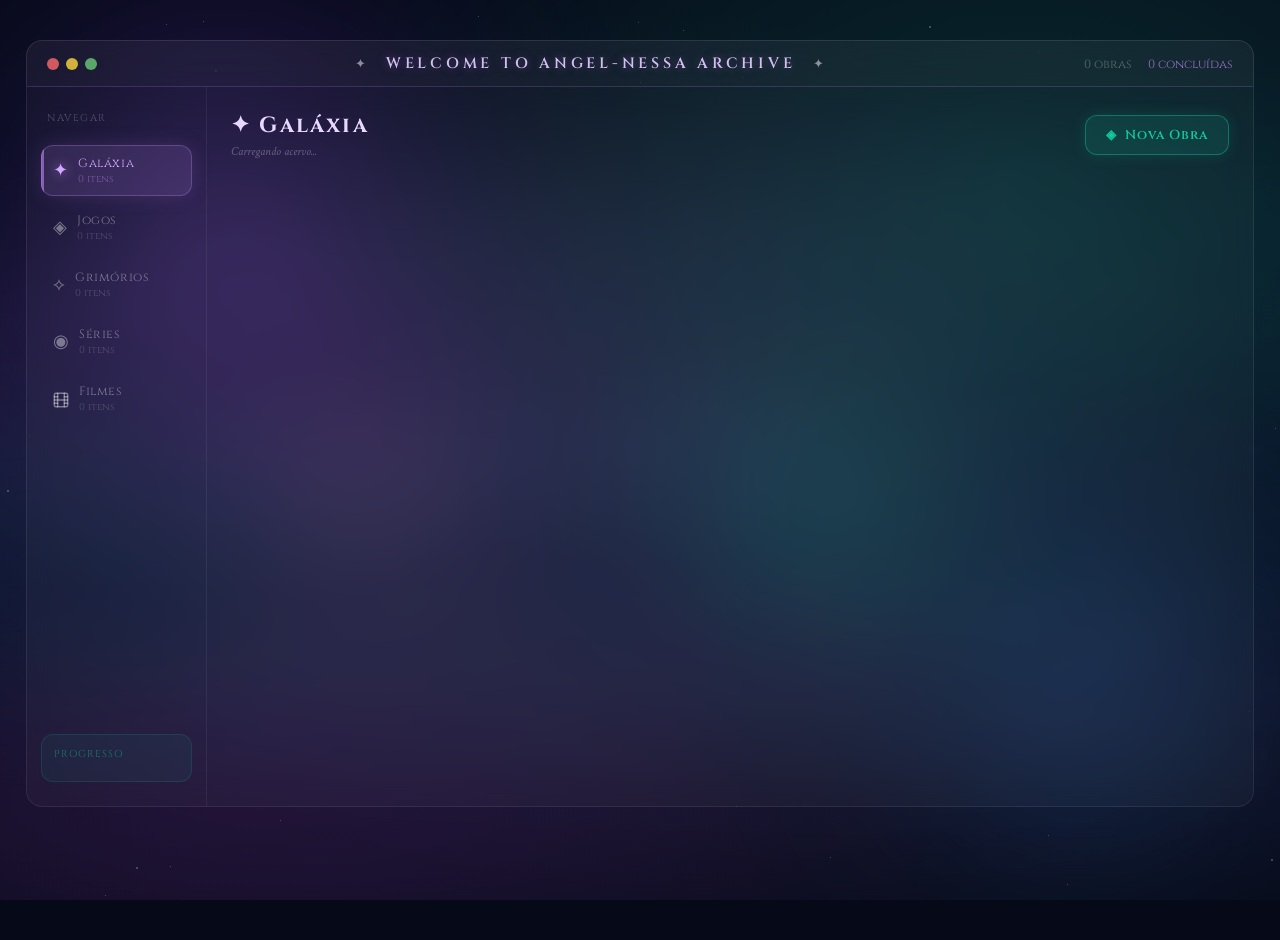
<file: angel-archive/index.html>
<!DOCTYPE html>
<html lang="pt-br">
<head>
    <meta charset="UTF-8">
    <meta name="viewport" content="width=device-width, initial-scale=1.0">
    <title>Angel-Nessa Archive</title>
    <link rel="icon" type="image/svg+xml" href="[data-uri]">
    <link rel="stylesheet" href="style.css">
<base target="_blank">
</head>
<body>

    <!-- Background Cósmico Animado -->
    <div class="cosmic-bg" aria-hidden="true">
        <div class="nebula-layer nebula-1"></div>
        <div class="nebula-layer nebula-2"></div>
        <div class="nebula-layer nebula-3"></div>
        <div class="nebula-layer nebula-4"></div>
        <div class="aurora aurora-1"></div>
        <div class="aurora aurora-2"></div>
        <div class="aurora aurora-3"></div>
        <div class="particle-field" id="particle-field"></div>
        <div class="stars-field" id="stars-field"></div>
    </div>

    <div class="vault-window">

        <div class="title-bar">
            <div class="window-controls" aria-label="Controles da janela">
                <div class="dot red"></div>
                <div class="dot yellow"></div>
                <div class="dot green"></div>
            </div>
            <div class="title-text">
                <span aria-hidden="true">&#10022;</span>
                <span class="brand">WELCOME TO ANGEL-NESSA ARCHIVE</span>
                <span aria-hidden="true">&#10022;</span>
            </div>
            <div class="global-stats">
                <span id="stat-total">0 obras</span>
                <span id="stat-concluidos" class="purple-text">0 concluídas</span>
            </div>
        </div>

        <div class="window-body">

            <aside class="sidebar" role="navigation" aria-label="Navegação principal">
                <p class="section-title">Navegar</p>
                <nav class="nav-menu">
                    <button class="nav-btn active" data-nav="galaxia" aria-pressed="true" role="tab">
                        <span class="icon" aria-hidden="true">&#10022;</span>
                        <div class="nav-text">
                            <span class="label">Galáxia</span>
                            <span class="count" id="count-galaxia">0 itens</span>
                        </div>
                    </button>
                    <button class="nav-btn" data-nav="odisseia" aria-pressed="false" role="tab">
                        <span class="icon" aria-hidden="true">&#9672;</span>
                        <div class="nav-text">
                            <span class="label">Jogos</span>
                            <span class="count" id="count-odisseia">0 itens</span>
                        </div>
                    </button>
                    <button class="nav-btn" data-nav="grimorio" aria-pressed="false" role="tab">
                        <span class="icon" aria-hidden="true">&#10209;</span>
                        <div class="nav-text">
                            <span class="label">Grimórios</span>
                            <span class="count" id="count-grimorio">0 itens</span>
                        </div>
                    </button>
                    <button class="nav-btn" data-nav="visao" aria-pressed="false" role="tab">
                        <span class="icon" aria-hidden="true">&#9673;</span>
                        <div class="nav-text">
                            <span class="label">Séries</span>
                            <span class="count" id="count-visao">0 itens</span>
                        </div>
                    </button>
                    <button class="nav-btn" data-nav="cinema" aria-pressed="false" role="tab">
                        <span class="icon" aria-hidden="true"><svg width="16" height="16" viewBox="0 0 24 24" fill="none" stroke="currentColor" stroke-width="2.2" stroke-linecap="round" stroke-linejoin="round" style="display:inline-block;vertical-align:middle"><rect x="2" y="2" width="20" height="20" rx="2.18" ry="2.18"/><path d="M7 2v20"/><path d="M17 2v20"/><path d="M2 12h20"/><path d="M2 7h5"/><path d="M2 17h5"/><path d="M17 17h5"/><path d="M17 7h5"/></svg></span>
                        <div class="nav-text">
                            <span class="label">Filmes</span>
                            <span class="count" id="count-cinema">0 itens</span>
                        </div>
                    </button>
                </nav>

                <div class="progresso-box">
                    <p class="box-title">PROGRESSO</p>
                    <div id="progresso-stats-list"></div>
                </div>
            </aside>

            <main class="content-area">
                <div class="content-header">
                    <div>
                        <h1 id="page-title">&#10022; Galáxia</h1>
                        <p id="page-subtitle" class="subtitle">Carregando acervo...</p>
                    </div>
                    <button class="add-btn" id="open-add-modal" aria-label="Adicionar nova obra">
                        <span aria-hidden="true">&#9672;</span> Nova Obra
                    </button>
                </div>

                <div class="media-grid" id="media-grid" role="region" aria-label="Grade de mídias"></div>
            </main>
        </div>
    </div>

    <!-- Toast Container -->
    <div id="toast-container" aria-live="polite" aria-atomic="true"></div>

    <!-- Modal Adicionar -->
    <div class="modal-overlay" id="add-modal" role="dialog" aria-modal="true" aria-labelledby="add-modal-title" aria-hidden="true">
        <div class="modal-card border-cyan">
            <div class="modal-header">
                <div>
                    <p class="modal-tag cyan-text" id="add-modal-title">&#9672; Nova Entrada</p>
                    <h2>Catalogar Mídia</h2>
                </div>
            </div>
            <div class="modal-body">
                <div class="form-group">
                    <label for="add-title">Título</label>
                    <input type="text" id="add-title" placeholder="Nome da obra" required>
                </div>
                <div class="form-group">
                    <label for="add-genre">Gênero</label>
                    <input type="text" id="add-genre" placeholder="Ex: Sci-Fi, RPG, Shonen">
                </div>
                <div class="form-group">
                    <label for="add-cover">URL da Capa</label>
                    <input type="url" id="add-cover" placeholder="https://...">
                </div>
                <div class="form-group">
                    <label>Tipo</label>
                    <div class="type-selector-buttons" role="radiogroup" aria-label="Selecionar tipo de mídia">
                        <button class="type-btn active" data-type="odisseia" role="radio" aria-checked="true">Jogo</button>
                        <button class="type-btn" data-type="grimorio" role="radio" aria-checked="false">Livro</button>
                        <button class="type-btn" data-type="visao" role="radio" aria-checked="false">Anime</button>
                        <button class="type-btn" data-type="cinema" role="radio" aria-checked="false">Filme</button>
                    </div>
                </div>
                <div class="form-group">
                    <label for="add-status">Status</label>
                    <select id="add-status">
                        <option value="quero">Quero Ver/Ler</option>
                        <option value="progresso">Em Progresso</option>
                        <option value="concluido">Concluído</option>
                        <option value="pausado">Pausado</option>
                    </select>
                </div>
                <div class="form-group">
                    <label id="add-stars-label">Avaliação</label>
                    <div class="stars-picker" id="add-stars-picker" data-rating="3" role="radiogroup" aria-labelledby="add-stars-label"></div>
                </div>
                <div class="form-group">
                    <label for="add-review">Resenha</label>
                    <textarea id="add-review" rows="2" placeholder="Suas impressões..."></textarea>
                </div>
            </div>
            <div class="modal-footer">
                <button class="btn-secondary close-modal-btn">Cancelar</button>
                <button class="btn-primary bg-cyan" id="save-add-btn">&#9672; Catalogar</button>
            </div>
        </div>
    </div>

    <!-- Modal Editar -->
    <div class="modal-overlay" id="edit-modal" role="dialog" aria-modal="true" aria-labelledby="edit-modal-title" aria-hidden="true">
        <div class="modal-card border-purple">
            <div class="modal-header">
                <div>
                    <p class="modal-tag purple-text">&#10022; Editar Registro</p>
                    <h2 id="edit-modal-title">Título da Obra</h2>
                </div>
                <button class="close-icon close-modal-btn" aria-label="Fechar modal">&#10005;</button>
            </div>
            <div class="modal-body">
                <div class="form-group">
                    <label>Status</label>
                    <div class="status-selector-buttons" id="edit-status-container" role="radiogroup" aria-label="Selecionar status"></div>
                </div>
                <div class="form-group">
                    <label id="edit-stars-label">Avaliação</label>
                    <div class="stars-picker" id="edit-stars-picker" data-rating="0" role="radiogroup" aria-labelledby="edit-stars-label"></div>
                </div>
                <div class="form-group">
                    <label for="edit-review">Resenha Pessoal</label>
                    <textarea id="edit-review" rows="3"></textarea>
                </div>
            </div>
            <div class="modal-footer">
                <button class="btn-danger" id="delete-btn">Remover</button>
                <div class="footer-right">
                    <button class="btn-secondary close-modal-btn">Cancelar</button>
                    <button class="btn-primary bg-purple" id="save-edit-btn">&#10022; Salvar</button>
                </div>
            </div>
        </div>
    </div>

    <script src="supabase-js.js"></script>
    <script src="script.js"></script>
</body>
</html>
</file>
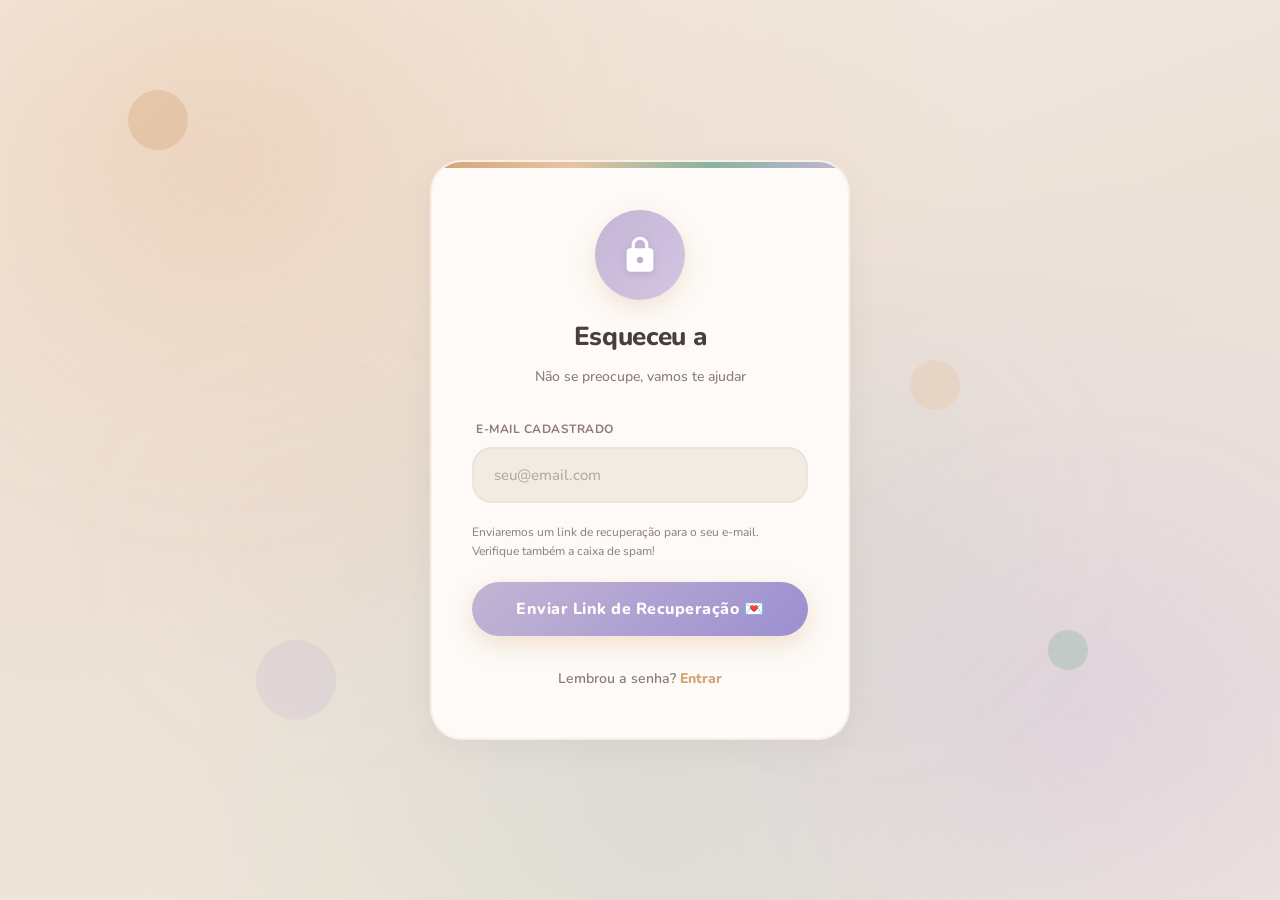
<file: forgot.html>
<!DOCTYPE html>
<html lang="pt-BR">
<head>
    <meta charset="UTF-8">
    <meta name="viewport" content="width=device-width, initial-scale=1.0, maximum-scale=1.0, user-scalable=no">
    <meta name="theme-color" content="#F2EBE4">
    <title>Angel-Nessa Archive — Recuperar Senha</title>
    <link rel="icon" type="image/svg+xml" href="[data-uri]">
    <link rel="stylesheet" href="style.css">
<base target="_blank">
</head>
<body>
    <!-- Background Cozy -->
    <div class="cosmic-bg" aria-hidden="true">
        <div class="nebula-layer nebula-1"></div>
        <div class="nebula-layer nebula-2"></div>
        <div class="nebula-layer nebula-3"></div>
        <div class="nebula-layer nebula-4"></div>
    </div>

    <div class="particles">
        <div class="particle"></div>
        <div class="particle"></div>
        <div class="particle"></div>
        <div class="particle"></div>
        <div class="particle"></div>
    </div>

    <div class="login-page">
        <div class="login-wrapper">
            <div class="login-card">
                <div class="avatar-container">
                    <div class="avatar-circle" style="background: linear-gradient(135deg, #C4B5D4, #D4C5E4);">
                        <svg viewBox="0 0 24 24" xmlns="http://www.w3.org/2000/svg" style="width:40px;height:40px;fill:white">
                            <path d="M18 8h-1V6c0-2.76-2.24-5-5-5S7 3.24 7 6v2H6c-1.1 0-2 .9-2 2v10c0 1.1.9 2 2 2h12c1.1 0 2-.9 2-2V10c0-1.1-.9-2-2-2zm-6 9c-1.1 0-2-.9-2-2s.9-2 2-2 2 .9 2 2-.9 2-2 2zm3.1-9H8.9V6c0-1.71 1.39-3.1 3.1-3.1 1.71 0 3.1 1.39 3.1 3.1v2z"/>
                        </svg>
                    </div>
                    <h1 class="login-title">Esqueceu a senha? 🔐</h1>
                    <p class="login-subtitle">Não se preocupe, vamos te ajudar</p>
                </div>

                <!-- Etapa 1: Solicitar e-mail -->
                <div id="step-email">
                    <form id="forgotForm" autocomplete="off" novalidate>
                        <div class="login-input-group">
                            <label for="forgot-email">E-mail cadastrado</label>
                            <input type="email" id="forgot-email" class="login-input" placeholder="seu@email.com" required autocomplete="email">
                        </div>

                        <p style="font-size:12px;color:var(--text-muted);margin-bottom:20px;line-height:1.6">
                            Enviaremos um link de recuperação para o seu e-mail. Verifique também a caixa de spam!
                        </p>

                        <button type="submit" class="login-button" id="forgotBtn" style="background: linear-gradient(135deg, #C4B5D4, #9B8FD0);">
                            Enviar Link de Recuperação 💌
                        </button>
                    </form>
                </div>

                <!-- Etapa 2: Sucesso -->
                <div id="step-success" style="display:none;text-align:center;padding:20px 0">
                    <div style="width:70px;height:70px;background:linear-gradient(135deg,#87B4A0,#A8C5B8);border-radius:50%;display:flex;align-items:center;justify-content:center;margin:0 auto 20px;box-shadow:0 8px24px rgba(135,180,160,0.25)">
                        <svg viewBox="0 0 24 24" style="width:32px;height:32px;fill:white"><path d="M9 16.17L4.83 12l-1.42 1.41L9 19 21 7l-1.41-1.41z"/></svg>
                    </div>
                    <h2 style="font-size:18px;color:var(--text-main);margin-bottom:8px;font-weight:800">E-mail enviado!</h2>
                    <p style="font-size:13px;color:var(--text-muted);margin-bottom:24px;line-height:1.6">
                        Verifique sua caixa de entrada e siga as instruções para redefinir sua senha.
                    </p>
                    <a href="login.html" class="login-button" style="display:inline-block;text-decoration:none;background:linear-gradient(135deg,var(--accent),var(--peach));text-align:center">
                        Voltar para o Login ✨
                    </a>
                </div>

                <div class="login-footer" style="margin-top:24px">
                    <p>Lembrou a senha? <a href="login.html">Entrar</a></p>
                </div>
            </div>
        </div>
    </div>

    <div class="toast hidden" id="toast">
        <div class="toast-icon">✓</div>
        <span id="toastMessage">E-mail enviado!</span>
    </div>

    <script>
        (function() {
            const form = document.getElementById('forgotForm');
            const toast = document.getElementById('toast');
            const toastMessage = document.getElementById('toastMessage');
            const forgotBtn = document.getElementById('forgotBtn');
            const stepEmail = document.getElementById('step-email');
            const stepSuccess = document.getElementById('step-success');

            function showToast(message, type) {
                toastMessage.textContent = message;
                toast.classList.toggle('error', type === 'error');
                toast.classList.add('show');
                setTimeout(() => toast.classList.remove('show'), 3000);
            }

            function setLoading(loading) {
                if (loading) {
                    forgotBtn.innerHTML = 'Enviando... <span class="spinner"></span>';
                    forgotBtn.disabled = true;
                    forgotBtn.style.opacity = '0.85';
                } else {
                    forgotBtn.innerHTML = 'Enviar Link de Recuperação 💌';
                    forgotBtn.disabled = false;
                    forgotBtn.style.opacity = '1';
                }
            }

            form.addEventListener('submit', function(e) {
                e.preventDefault();
                const email = document.getElementById('forgot-email').value.trim();

                if (!email) { showToast('Por favor, digite seu e-mail!', 'error'); document.getElementById('forgot-email').focus(); return; }

                // Verificar se o e-mail existe
                const users = JSON.parse(localStorage.getItem('angelnessa_users') || '[]');
                const user = users.find(u => u.email === email);
                if (!user) {
                    showToast('E-mail não encontrado. Verifique ou crie uma conta!', 'error');
                    return;
                }

                setLoading(true);
                setTimeout(() => {
                    // Simular envio de e-mail
                    showToast('Link de recuperação enviado! 💌');
                    stepEmail.style.display = 'none';
                    stepSuccess.style.display = 'block';
                }, 1500);
            });

            // Animação nos inputs
            document.querySelectorAll('.login-input').forEach(input => {
                input.addEventListener('focus', function() {
                    this.parentElement.style.transform = 'scale(1.01)';
                    this.parentElement.style.transition = 'transform 0.3s ease';
                });
                input.addEventListener('blur', function() {
                    this.parentElement.style.transform = 'scale(1)';
                });
            });

            // Digitação no título
            const title = document.querySelector('.login-title');
            const originalText = title.textContent;
            title.textContent = '';
            let i = 0;
            function typeWriter() {
                if (i < originalText.length) {
                    title.textContent += originalText.charAt(i);
                    i++;
                    setTimeout(typeWriter, 70);
                }
            }
            setTimeout(typeWriter, 500);
        })();
    </script>
</body>
</html>
</file>
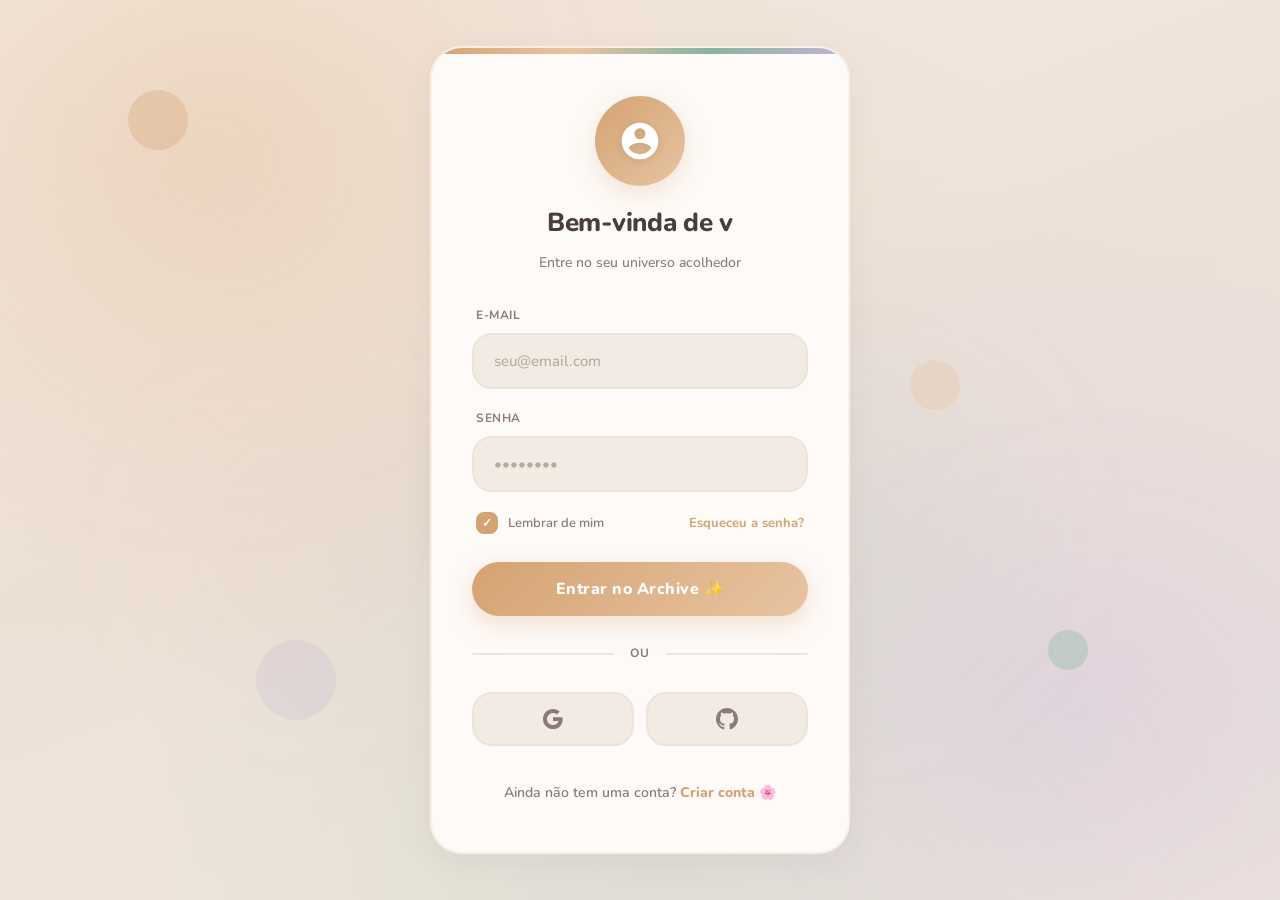
<file: login.html>
<!DOCTYPE html>
<html lang="pt-BR">
<head>
    <meta charset="UTF-8">
    <meta name="viewport" content="width=device-width, initial-scale=1.0, maximum-scale=1.0, user-scalable=no">
    <meta name="theme-color" content="#F2EBE4">
    <title>Angel-Nessa Archive — Entrar</title>
    <link rel="icon" type="image/svg+xml" href="[data-uri]">
    <link rel="stylesheet" href="style.css">
<base target="_blank">
</head>
<body>
    <!-- Background Cozy -->
    <div class="cosmic-bg" aria-hidden="true">
        <div class="nebula-layer nebula-1"></div>
        <div class="nebula-layer nebula-2"></div>
        <div class="nebula-layer nebula-3"></div>
        <div class="nebula-layer nebula-4"></div>
    </div>

    <!-- Partículas decorativas -->
    <div class="particles">
        <div class="particle"></div>
        <div class="particle"></div>
        <div class="particle"></div>
        <div class="particle"></div>
        <div class="particle"></div>
    </div>

    <!-- Container principal -->
    <div class="login-page">
        <div class="login-wrapper">
            <div class="login-card">
                <!-- Avatar -->
                <div class="avatar-container">
                    <div class="avatar-circle">
                        <svg viewBox="0 0 24 24" xmlns="http://www.w3.org/2000/svg">
                            <path d="M12 2C6.48 2 2 6.48 2 12s4.48 10 10 10 10-4.48 10-10S17.52 2 12 2zm0 3c1.66 0 3 1.34 3 3s-1.34 3-3 3-3-1.34-3-3 1.34-3 3-3zm0 14.2c-2.5 0-4.71-1.28-6-3.22.03-1.99 4-3.08 6-3.08 1.99 0 5.97 1.09 6 3.08-1.29 1.94-3.5 3.22-6 3.22z"/>
                        </svg>
                    </div>
                    <h1 class="login-title">Bem-vinda de volta! 💫</h1>
                    <p class="login-subtitle">Entre no seu universo acolhedor</p>
                </div>

                <!-- Formulário -->
                <form id="loginForm" autocomplete="off" novalidate>
                    <div class="login-input-group">
                        <label for="email">E-mail</label>
                        <input type="email" id="email" class="login-input" placeholder="seu@email.com" required autocomplete="email">
                    </div>

                    <div class="login-input-group">
                        <label for="password">Senha</label>
                        <input type="password" id="password" class="login-input" placeholder="••••••••" required autocomplete="current-password" minlength="6">
                    </div>

                    <div class="login-options">
                        <div class="remember-me">
                            <input type="checkbox" id="remember" checked>
                            <label for="remember">Lembrar de mim</label>
                        </div>
                        <a href="forgot.html" class="forgot-password">Esqueceu a senha?</a>
                    </div>

                    <button type="submit" class="login-button" id="loginBtn">
                        Entrar no Archive ✨
                    </button>
                </form>

                <!-- Separador -->
                <div class="login-divider">
                    <div class="login-divider-line"></div>
                    <span class="login-divider-text">ou</span>
                    <div class="login-divider-line"></div>
                </div>

                <!-- Login Social -->
                <div class="social-login">
                    <button class="social-button" type="button" aria-label="Entrar com Google">
                        <svg viewBox="0 0 24 24" xmlns="http://www.w3.org/2000/svg">
                            <path d="M22.56 12.25c0-.78-.07-1.53-.2-2.25H12v4.26h5.92c-.26 1.37-1.04 2.53-2.21 3.31v2.77h3.57c2.08-1.92 3.28-4.74 3.28-8.09z"/>
                            <path d="M12 23c2.97 0 5.46-.98 7.28-2.66l-3.57-2.77c-.98.66-2.23 1.06-3.71 1.06-2.86 0-5.29-1.93-6.16-4.53H2.18v2.84C3.99 20.53 7.7 23 12 23z"/>
                            <path d="M5.84 14.09c-.22-.66-.35-1.36-.35-2.09s.13-1.43.35-2.09V7.07H2.18C1.43 8.55 1 10.22 1 12s.43 3.45 1.18 4.93l2.85-2.22.81-.62z"/>
                            <path d="M12 5.38c1.62 0 3.06.56 4.21 1.64l3.15-3.15C17.45 2.09 14.97 1 12 1 7.7 1 3.99 3.47 2.18 7.07l3.66 2.84c.87-2.6 3.3-4.53 6.16-4.53z"/>
                        </svg>
                    </button>
                    <button class="social-button" type="button" aria-label="Entrar com GitHub">
                        <svg viewBox="0 0 24 24" xmlns="http://www.w3.org/2000/svg">
                            <path d="M12 0c-6.626 0-12 5.373-12 12 0 5.302 3.438 9.8 8.207 11.387.599.111.793-.261.793-.577v-2.234c-3.338.726-4.033-1.416-4.033-1.416-.546-1.387-1.333-1.756-1.333-1.756-1.089-.745.083-.729.083-.729 1.205.084 1.839 1.237 1.839 1.237 1.07 1.834 2.807 1.304 3.492.997.107-.775.418-1.305.762-1.604-2.665-.305-5.467-1.334-5.467-5.931 0-1.311.469-2.381 1.236-3.221-.124-.303-.535-1.524.117-3.176 0 0 1.008-.322 3.301 1.23.957-.266 1.983-.399 3.003-.404 1.02.005 2.047.138 3.006.404 2.291-1.552 3.297-1.23 3.297-1.23.653 1.653.242 2.874.118 3.176.77.84 1.235 1.911 1.235 3.221 0 4.609-2.807 5.624-5.479 5.921.43.372.823 1.102.823 2.222v3.293c0 .319.192.694.801.576 4.765-1.589 8.199-6.086 8.199-11.386 0-6.627-5.373-12-12-12z"/>
                        </svg>
                    </button>
                </div>

                <!-- Rodapé -->
                <div class="login-footer">
                    <p>Ainda não tem uma conta? <a href="register.html">Criar conta 🌸</a></p>
                </div>
            </div>
        </div>
    </div>

    <!-- Toast -->
    <div class="toast hidden" id="toast">
        <div class="toast-icon">✓</div>
        <span id="toastMessage">Login realizado com sucesso!</span>
    </div>

    <script>
        (function() {
            const form = document.getElementById('loginForm');
            const toast = document.getElementById('toast');
            const toastMessage = document.getElementById('toastMessage');
            const loginBtn = document.getElementById('loginBtn');

            function showToast(message, type) {
                toastMessage.textContent = message;
                toast.classList.toggle('error', type === 'error');
                toast.classList.add('show');
                setTimeout(() => toast.classList.remove('show'), 3000);
            }

            function setLoading(loading) {
                if (loading) {
                    loginBtn.innerHTML = 'Entrando... <span class="spinner"></span>';
                    loginBtn.disabled = true;
                    loginBtn.style.opacity = '0.85';
                    loginBtn.style.cursor = 'wait';
                } else {
                    loginBtn.innerHTML = 'Entrar no Archive ✨';
                    loginBtn.disabled = false;
                    loginBtn.style.opacity = '1';
                    loginBtn.style.cursor = 'pointer';
                }
            }

            form.addEventListener('submit', function(e) {
                e.preventDefault();
                const email = document.getElementById('email').value.trim();
                const password = document.getElementById('password').value;

                if (!email) { showToast('Por favor, digite seu e-mail!', 'error'); document.getElementById('email').focus(); return; }
                if (!password) { showToast('Por favor, digite sua senha!', 'error'); document.getElementById('password').focus(); return; }
                if (password.length < 6) { showToast('A senha deve ter pelo menos 6 caracteres!', 'error'); return; }

                // Verificar credenciais no localStorage
                const users = JSON.parse(localStorage.getItem('angelnessa_users') || '[]');
                const user = users.find(u => u.email === email && u.password === password);

                if (!user) {
                    showToast('E-mail ou senha incorretos!', 'error');
                    setLoading(false);
                    return;
                }

                setLoading(true);
                setTimeout(() => {
                    const remember = document.getElementById('remember').checked;
                    const storage = remember ? localStorage : sessionStorage;
                    storage.setItem('angelnessa_session', JSON.stringify({ 
                        email: email, 
                        name: user.name,
                        loggedIn: true, 
                        timestamp: Date.now() 
                    }));
                    showToast('Bem-vinda de volta ao seu archive! ✨');
                    setTimeout(() => {
                        window.location.href = 'index.html';
                    }, 800);
                }, 1200);
            });

            // Animação nos inputs
            document.querySelectorAll('.login-input').forEach(input => {
                input.addEventListener('focus', function() {
                    this.parentElement.style.transform = 'scale(1.01)';
                    this.parentElement.style.transition = 'transform 0.3s ease';
                });
                input.addEventListener('blur', function() {
                    this.parentElement.style.transform = 'scale(1)';
                });
            });

            // Efeito de digitação no título
            const title = document.querySelector('.login-title');
            const originalText = title.textContent;
            title.textContent = '';
            let i = 0;
            function typeWriter() {
                if (i < originalText.length) {
                    title.textContent += originalText.charAt(i);
                    i++;
                    setTimeout(typeWriter, 70);
                }
            }
            setTimeout(typeWriter, 500);

            // Auto-redirect se já logada
            const session = localStorage.getItem('angelnessa_session') || sessionStorage.getItem('angelnessa_session');
            const urlParams = new URLSearchParams(window.location.search);
            const fromLogout = urlParams.get('from') === 'logout';

            if (session && !fromLogout) {
                try {
                    const data = JSON.parse(session);
                    if (data.loggedIn && (Date.now() - data.timestamp) < 7 * 24 * 60 * 60 * 1000) {
                        window.location.href = 'index.html';
                    }
                } catch(e) {
                    localStorage.removeItem('angelnessa_session');
                    sessionStorage.removeItem('angelnessa_session');
                }
            }
        })();
    </script>
</body>
</html>
</file>
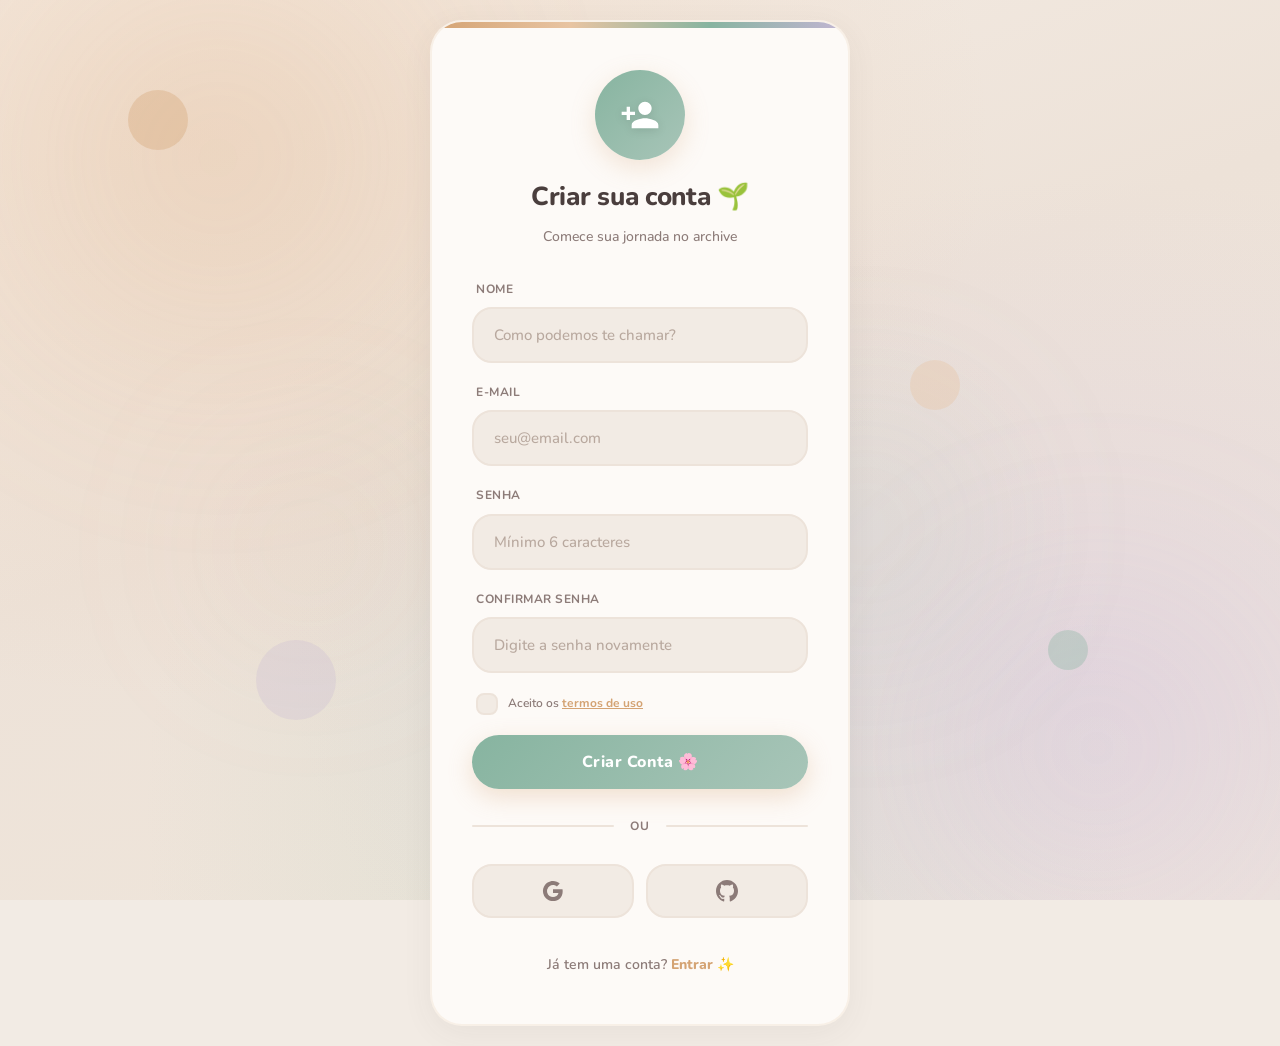
<file: register.html>
<!DOCTYPE html>
<html lang="pt-BR">
<head>
    <meta charset="UTF-8">
    <meta name="viewport" content="width=device-width, initial-scale=1.0, maximum-scale=1.0, user-scalable=no">
    <meta name="theme-color" content="#F2EBE4">
    <title>Angel-Nessa Archive — Criar Conta</title>
    <link rel="icon" type="image/svg+xml" href="[data-uri]">
    <link rel="stylesheet" href="style.css">
<base target="_blank">
</head>
<body>
    <!-- Background Cozy -->
    <div class="cosmic-bg" aria-hidden="true">
        <div class="nebula-layer nebula-1"></div>
        <div class="nebula-layer nebula-2"></div>
        <div class="nebula-layer nebula-3"></div>
        <div class="nebula-layer nebula-4"></div>
    </div>

    <div class="particles">
        <div class="particle"></div>
        <div class="particle"></div>
        <div class="particle"></div>
        <div class="particle"></div>
        <div class="particle"></div>
    </div>

    <div class="login-page">
        <div class="login-wrapper">
            <div class="login-card">
                <div class="avatar-container">
                    <div class="avatar-circle" style="background: linear-gradient(135deg, #87B4A0, #A8C5B8);">
                        <svg viewBox="0 0 24 24" xmlns="http://www.w3.org/2000/svg" style="width:40px;height:40px;fill:white">
                            <path d="M15 12c2.21 0 4-1.79 4-4s-1.79-4-4-4-4 1.79-4 4 1.79 4 4 4zm-9-2V7H4v3H1v2h3v3h2v-3h3v-2H6zm9 4c-2.67 0-8 1.34-8 4v2h16v-2c0-2.66-5.33-4-8-4z"/>
                        </svg>
                    </div>
                    <h1 class="login-title">Criar sua conta 🌱</h1>
                    <p class="login-subtitle">Comece sua jornada no archive</p>
                </div>

                <form id="registerForm" autocomplete="off" novalidate>
                    <div class="login-input-group">
                        <label for="reg-name">Nome</label>
                        <input type="text" id="reg-name" class="login-input" placeholder="Como podemos te chamar?" required autocomplete="name">
                    </div>

                    <div class="login-input-group">
                        <label for="reg-email">E-mail</label>
                        <input type="email" id="reg-email" class="login-input" placeholder="seu@email.com" required autocomplete="email">
                    </div>

                    <div class="login-input-group">
                        <label for="reg-password">Senha</label>
                        <input type="password" id="reg-password" class="login-input" placeholder="Mínimo 6 caracteres" required autocomplete="new-password" minlength="6">
                    </div>

                    <div class="login-input-group">
                        <label for="reg-confirm">Confirmar Senha</label>
                        <input type="password" id="reg-confirm" class="login-input" placeholder="Digite a senha novamente" required autocomplete="new-password" minlength="6">
                    </div>

                    <div class="login-options" style="justify-content:flex-start;gap:10px;margin-bottom:20px">
                        <div class="remember-me">
                            <input type="checkbox" id="terms" required>
                            <label for="terms" style="font-size:12px">Aceito os <a href="#" style="color:var(--accent);font-weight:700">termos de uso</a></label>
                        </div>
                    </div>

                    <button type="submit" class="login-button" id="regBtn" style="background: linear-gradient(135deg, #87B4A0, #A8C5B8);">
                        Criar Conta 🌸
                    </button>
                </form>

                <div class="login-divider">
                    <div class="login-divider-line"></div>
                    <span class="login-divider-text">ou</span>
                    <div class="login-divider-line"></div>
                </div>

                <div class="social-login">
                    <button class="social-button" type="button" aria-label="Cadastrar com Google">
                        <svg viewBox="0 0 24 24" xmlns="http://www.w3.org/2000/svg">
                            <path d="M22.56 12.25c0-.78-.07-1.53-.2-2.25H12v4.26h5.92c-.26 1.37-1.04 2.53-2.21 3.31v2.77h3.57c2.08-1.92 3.28-4.74 3.28-8.09z"/>
                            <path d="M12 23c2.97 0 5.46-.98 7.28-2.66l-3.57-2.77c-.98.66-2.23 1.06-3.71 1.06-2.86 0-5.29-1.93-6.16-4.53H2.18v2.84C3.99 20.53 7.7 23 12 23z"/>
                            <path d="M5.84 14.09c-.22-.66-.35-1.36-.35-2.09s.13-1.43.35-2.09V7.07H2.18C1.43 8.55 1 10.22 1 12s.43 3.45 1.18 4.93l2.85-2.22.81-.62z"/>
                            <path d="M12 5.38c1.62 0 3.06.56 4.21 1.64l3.15-3.15C17.45 2.09 14.97 1 12 1 7.7 1 3.99 3.47 2.18 7.07l3.66 2.84c.87-2.6 3.3-4.53 6.16-4.53z"/>
                        </svg>
                    </button>
                    <button class="social-button" type="button" aria-label="Cadastrar com GitHub">
                        <svg viewBox="0 0 24 24" xmlns="http://www.w3.org/2000/svg">
                            <path d="M12 0c-6.626 0-12 5.373-12 12 0 5.302 3.438 9.8 8.207 11.387.599.111.793-.261.793-.577v-2.234c-3.338.726-4.033-1.416-4.033-1.416-.546-1.387-1.333-1.756-1.333-1.756-1.089-.745.083-.729.083-.729 1.205.084 1.839 1.237 1.839 1.237 1.07 1.834 2.807 1.304 3.492.997.107-.775.418-1.305.762-1.604-2.665-.305-5.467-1.334-5.467-5.931 0-1.311.469-2.381 1.236-3.221-.124-.303-.535-1.524.117-3.176 0 0 1.008-.322 3.301 1.23.957-.266 1.983-.399 3.003-.404 1.02.005 2.047.138 3.006.404 2.291-1.552 3.297-1.23 3.297-1.23.653 1.653.242 2.874.118 3.176.77.84 1.235 1.911 1.235 3.221 0 4.609-2.807 5.624-5.479 5.921.43.372.823 1.102.823 2.222v3.293c0 .319.192.694.801.576 4.765-1.589 8.199-6.086 8.199-11.386 0-6.627-5.373-12-12-12z"/>
                        </svg>
                    </button>
                </div>

                <div class="login-footer">
                    <p>Já tem uma conta? <a href="login.html">Entrar ✨</a></p>
                </div>
            </div>
        </div>
    </div>

    <div class="toast hidden" id="toast">
        <div class="toast-icon">✓</div>
        <span id="toastMessage">Conta criada com sucesso!</span>
    </div>

    <script>
        (function() {
            const form = document.getElementById('registerForm');
            const toast = document.getElementById('toast');
            const toastMessage = document.getElementById('toastMessage');
            const regBtn = document.getElementById('regBtn');

            function showToast(message, type) {
                toastMessage.textContent = message;
                toast.classList.toggle('error', type === 'error');
                toast.classList.add('show');
                setTimeout(() => toast.classList.remove('show'), 3000);
            }

            function setLoading(loading) {
                if (loading) {
                    regBtn.innerHTML = 'Criando conta... <span class="spinner"></span>';
                    regBtn.disabled = true;
                    regBtn.style.opacity = '0.85';
                } else {
                    regBtn.innerHTML = 'Criar Conta 🌸';
                    regBtn.disabled = false;
                    regBtn.style.opacity = '1';
                }
            }

            form.addEventListener('submit', function(e) {
                e.preventDefault();
                const name = document.getElementById('reg-name').value.trim();
                const email = document.getElementById('reg-email').value.trim();
                const password = document.getElementById('reg-password').value;
                const confirm = document.getElementById('reg-confirm').value;
                const terms = document.getElementById('terms').checked;

                if (!name) { showToast('Por favor, digite seu nome!', 'error'); document.getElementById('reg-name').focus(); return; }
                if (!email) { showToast('Por favor, digite seu e-mail!', 'error'); document.getElementById('reg-email').focus(); return; }
                if (password.length < 6) { showToast('A senha deve ter pelo menos 6 caracteres!', 'error'); document.getElementById('reg-password').focus(); return; }
                if (password !== confirm) { showToast('As senhas não coincidem!', 'error'); document.getElementById('reg-confirm').focus(); return; }
                if (!terms) { showToast('Você precisa aceitar os termos de uso!', 'error'); return; }

                setLoading(true);
                setTimeout(() => {
                    // Salvar usuário no localStorage
                    const users = JSON.parse(localStorage.getItem('angelnessa_users') || '[]');
                    if (users.find(u => u.email === email)) {
                        showToast('Este e-mail já está cadastrado!', 'error');
                        setLoading(false);
                        return;
                    }
                    users.push({ name, email, password, createdAt: Date.now() });
                    localStorage.setItem('angelnessa_users', JSON.stringify(users));

                    // Auto-login
                    localStorage.setItem('angelnessa_session', JSON.stringify({ email, name, loggedIn: true, timestamp: Date.now() }));

                    showToast('Bem-vinda, ' + name + '! Sua conta foi criada! 🌸');
                    setTimeout(() => {
                        window.location.href = 'index.html';
                    }, 1200);
                }, 1500);
            });

            // Animação nos inputs
            document.querySelectorAll('.login-input').forEach(input => {
                input.addEventListener('focus', function() {
                    this.parentElement.style.transform = 'scale(1.01)';
                    this.parentElement.style.transition = 'transform 0.3s ease';
                });
                input.addEventListener('blur', function() {
                    this.parentElement.style.transform = 'scale(1)';
                });
            });

            // Digitação no título
            const title = document.querySelector('.login-title');
            const originalText = title.textContent;
            title.textContent = '';
            let i = 0;
            function typeWriter() {
                if (i < originalText.length) {
                    title.textContent += originalText.charAt(i);
                    i++;
                    setTimeout(typeWriter, 70);
                }
            }
            setTimeout(typeWriter, 500);
        })();
    </script>
</body>
</html>
</file>
<file: angel-archive/style.css>
@import url('https://fonts.googleapis.com/css2?family=Cinzel:wght@400;600;700&family=Crimson+Text:ital,wght@0,400;1,400&display=swap');

* {
    box-sizing: border-box;
}

body {
    margin: 0;
    background: #060a18;
    color: #f0eaff;
    font-family: 'Cinzel', serif;
    min-height: 100vh;
    overflow-x: hidden;
}

/* ============================================
   BACKGROUND CÓSMICO ANIMADO - V2
   Efeitos: Aurora Borealis + Nebulosas Flutuantes 
   + Partículas Etéreas + Gradientes Vivos
   ============================================ */
.cosmic-bg {
    position: fixed;
    inset: 0;
    pointer-events: none;
    overflow: hidden;
    z-index: 0;
    background: 
        radial-gradient(ellipse at 20% 80%, rgba(80, 30, 160, 0.2) 0%, transparent 50%),
        radial-gradient(ellipse at 80% 20%, rgba(17, 202, 160, 0.15) 0%, transparent 50%),
        radial-gradient(ellipse at 50% 50%, rgba(188, 132, 238, 0.08) 0%, transparent 70%),
        linear-gradient(180deg, #060a18 0%, #0a0e24 50%, #060a18 100%);
    animation: cosmicBreath 15s ease-in-out infinite;
}

/* Camadas de nebulosa com blur e movimento */
.nebula-layer {
    position: absolute;
    border-radius: 50%;
    filter: blur(80px);
    opacity: 0.6;
}

.nebula-1 {
    width: 700px;
    height: 700px;
    background: radial-gradient(circle, rgba(140, 80, 220, 0.6) 0%, rgba(80, 30, 160, 0.2) 40%, transparent 70%);
    top: -15%;
    left: -10%;
    animation: nebulaFloat 20s ease-in-out infinite, nebulaPulse 10s ease-in-out infinite;
}

.nebula-2 {
    width: 600px;
    height: 600px;
    background: radial-gradient(circle, rgba(30, 120, 200, 0.5) 0%, rgba(17, 90, 140, 0.15) 40%, transparent 70%);
    bottom: -10%;
    right: -8%;
    animation: nebulaFloat 25s ease-in-out infinite reverse, nebulaPulse 12s ease-in-out infinite 2s;
}

.nebula-3 {
    width: 400px;
    height: 400px;
    background: radial-gradient(circle, rgba(17, 202, 160, 0.5) 0%, rgba(17, 202, 160, 0.1) 40%, transparent 70%);
    top: 35%;
    right: 20%;
    animation: nebulaFloat 18s ease-in-out infinite 3s, nebulaPulse 8s ease-in-out infinite 1s;
}

.nebula-4 {
    width: 350px;
    height: 350px;
    background: radial-gradient(circle, rgba(255, 107, 157, 0.4) 0%, rgba(255, 107, 157, 0.08) 40%, transparent 70%);
    bottom: 25%;
    left: 15%;
    animation: nebulaFloat 22s ease-in-out infinite 5s, nebulaPulse 9s ease-in-out infinite 3s;
}

/* Aurora Borealis - faixas de luz ondulantes */
.aurora {
    position: absolute;
    width: 200%;
    height: 300px;
    opacity: 0.15;
    filter: blur(60px);
    border-radius: 50%;
}

.aurora-1 {
    background: linear-gradient(90deg, transparent, rgba(188, 132, 238, 0.6), rgba(17, 202, 160, 0.4), transparent);
    top: 20%;
    left: -50%;
    animation: auroraWave 12s ease-in-out infinite;
    transform: rotate(-5deg);
}

.aurora-2 {
    background: linear-gradient(90deg, transparent, rgba(17, 202, 160, 0.5), rgba(84, 180, 238, 0.3), transparent);
    top: 50%;
    left: -50%;
    animation: auroraWave 15s ease-in-out infinite 4s;
    transform: rotate(3deg);
}

.aurora-3 {
    background: linear-gradient(90deg, transparent, rgba(255, 107, 157, 0.4), rgba(188, 132, 238, 0.3), transparent);
    top: 70%;
    left: -50%;
    animation: auroraWave 18s ease-in-out infinite 8s;
    transform: rotate(-2deg);
}

/* Campo de partículas */
.particle-field {
    position: absolute;
    inset: 0;
}

.particle {
    position: absolute;
    border-radius: 50%;
    background: white;
    opacity: 0;
    animation: particleDrift linear infinite;
}

/* Campo de estrelas fixas com twinkle */
.stars-field {
    position: absolute;
    inset: 0;
}

.star {
    position: absolute;
    background: white;
    border-radius: 50%;
    opacity: 0.3;
    animation: starTwinkle var(--duration) ease-in-out infinite var(--delay);
}

/* ============================================
   JANELA PRINCIPAL
   ============================================ */
.vault-window {
    position: relative;
    z-index: 1;
    max-width: 1260px;
    margin: 40px auto;
    padding: 0 16px;
}

.title-bar {
    background: rgba(255, 255, 255, 0.05);
    backdrop-filter: blur(20px);
    -webkit-backdrop-filter: blur(20px);
    border: 1px solid rgba(255, 255, 255, 0.1);
    border-bottom: 1px solid rgba(188, 132, 238, 0.2);
    border-radius: 16px 16px 0 0;
    padding: 12px 20px;
    display: flex;
    align-items: center;
    gap: 12px;
}

.window-controls {
    display: flex;
    gap: 7px;
}

.window-controls .dot {
    width: 12px;
    height: 12px;
    border-radius: 50%;
    opacity: 0.8;
    transition: opacity 0.2s;
}

.window-controls .dot:hover {
    opacity: 1;
}

.dot.red { background: #ff6b6b; }
.dot.yellow { background: #ffd93d; }
.dot.green { background: #6bcb77; }

.title-text {
    flex: 1;
    text-align: center;
    font-size: 13px;
    letter-spacing: 0.2em;
    color: rgba(255, 255, 255, 0.5);
}

.title-text .brand {
    font-size: 15px;
    letter-spacing: 0.25em;
    color: #d4c0f0;
    font-weight: 600;
    margin: 0 12px;
    text-shadow:
        0 0 10px rgba(188,132,238,0.4),
        0 0 30px rgba(188,132,238,0.2),
        0 0 60px rgba(188,132,238,0.1);
    animation: titleShimmer 8s ease-in-out infinite;
}

.global-stats {
    display: flex;
    gap: 16px;
    font-size: 12px;
    color: rgba(255, 255, 255, 0.3);
}

.purple-text { color: rgba(188, 132, 238, 0.8); }
.cyan-text { color: #11CAA0 !important; }
.cinema-text { color: #FF6B9D !important; }

/* ============================================
   CORPO E SIDEBAR
   ============================================ */
.window-body {
    display: flex;
    background: rgba(255, 255, 255, 0.03);
    backdrop-filter: blur(12px);
    -webkit-backdrop-filter: blur(12px);
    border: 1px solid rgba(255, 255, 255, 0.08);
    border-top: none;
    border-radius: 0 0 16px 16px;
    min-height: 80vh;
}

.sidebar {
    width: 180px;
    flex-shrink: 0;
    border-right: 1px solid rgba(255, 255, 255, 0.06);
    padding: 24px 14px;
    display: flex;
    flex-direction: column;
    gap: 4px;
}

.section-title {
    margin: 0 0 16px 6px;
    font-size: 10px;
    letter-spacing: 0.15em;
    color: rgba(255, 255, 255, 0.25);
    text-transform: uppercase;
}

.nav-menu {
    display: flex;
    flex-direction: column;
    gap: 6px;
}

.nav-btn {
    display: flex;
    align-items: center;
    gap: 10px;
    padding: 10px 12px;
    border-radius: 12px;
    border: none;
    cursor: pointer;
    text-align: left;
    width: 100%;
    background: transparent;
    color: rgba(255, 255, 255, 0.4);
    font-family: inherit;
    transition: all 0.3s ease;
    position: relative;
    overflow: hidden;
}

.nav-btn::before {
    content: '';
    position: absolute;
    left: 0;
    top: 0;
    width: 3px;
    height: 100%;
    background: rgba(188, 132, 238, 0.6);
    border-radius: 0 3px 3px 0;
    transform: scaleY(0);
    transition: transform 0.3s ease;
}

.nav-btn:hover {
    background: rgba(188, 132, 238, 0.12);
    color: #d4a8ff;
}

.nav-btn:hover::before {
    transform: scaleY(1);
}

.nav-btn.active {
    background: rgba(188, 132, 238, 0.15);
    color: #d4a8ff;
    box-shadow: 0 0 20px rgba(188, 132, 238, 0.15), inset 0 0 0 1px rgba(188, 132, 238, 0.3);
}

.nav-btn.active::before {
    transform: scaleY(1);
}

.nav-btn .icon {
    font-size: 18px;
    transition: filter 0.3s;
}

.nav-btn.active .icon {
    filter: drop-shadow(0 0 6px rgba(188, 132, 238, 0.8));
    animation: iconPulse 3s ease-in-out infinite;
}

.nav-text {
    display: flex;
    flex-direction: column;
}

.nav-text .label {
    font-size: 12px;
    letter-spacing: 0.05em;
}

.nav-text .count {
    font-size: 10px;
    color: rgba(255, 255, 255, 0.2);
    margin-top: 1px;
}

.nav-btn.active .nav-text .count {
    color: rgba(188, 132, 238, 0.5);
}

.progresso-box {
    margin-top: auto;
    padding: 12px;
    border-radius: 12px;
    background: rgba(17, 202, 160, 0.06);
    border: 1px solid rgba(17, 202, 160, 0.15);
}

.box-title {
    margin: 0 0 8px;
    font-size: 10px;
    color: rgba(17, 202, 160, 0.5);
    letter-spacing: 0.1em;
}

.stat-row {
    display: flex;
    justify-content: space-between;
    font-size: 11px;
    margin-bottom: 4px;
}

/* ============================================
   CONTEÚDO E CARDS
   ============================================ */
.content-area {
    flex: 1;
    padding: 24px 24px 32px;
}

.content-header {
    display: flex;
    align-items: center;
    justify-content: space-between;
    margin-bottom: 28px;
}

.content-header h1 {
    margin: 0;
    font-size: 22px;
    font-weight: 700;
    color: #e8d8ff;
    letter-spacing: 0.1em;
}

.subtitle {
    margin: 4px 0 0;
    font-size: 12px;
    color: rgba(255, 255, 255, 0.3);
    font-family: 'Crimson Text', serif;
    font-style: italic;
}

.add-btn {
    display: flex;
    align-items: center;
    gap: 8px;
    padding: 10px 20px;
    border-radius: 12px;
    border: 1px solid rgba(17, 202, 160, 0.4);
    background: rgba(17, 202, 160, 0.12);
    color: #11CAA0;
    cursor: pointer;
    font-family: inherit;
    font-size: 13px;
    font-weight: 600;
    letter-spacing: 0.08em;
    box-shadow: 0 0 15px rgba(17, 202, 160, 0.15);
    transition: all 0.3s;
}

.add-btn:hover {
    background: rgba(17, 202, 160, 0.25);
    box-shadow: 0 0 25px rgba(17, 202, 160, 0.4);
    transform: translateY(-2px);
}

.add-btn:active {
    transform: translateY(0);
}

.media-grid {
    display: grid;
    grid-template-columns: repeat(auto-fill, minmax(220px, 1fr));
    gap: 20px;
    transition: opacity 0.2s ease, transform 0.2s ease;
}

/* ============================================
   CARD INDIVIDUAL
   ============================================ */
.media-card {
    position: relative;
    border-radius: 16px;
    overflow: hidden;
    cursor: pointer;
    background: rgba(255, 255, 255, 0.06);
    backdrop-filter: blur(16px);
    -webkit-backdrop-filter: blur(16px);
    border: 1px solid rgba(255, 255, 255, 0.12);
    box-shadow: 0 4px 20px rgba(0,0,0,0.3);
    min-height: 320px;
    opacity: 0;
    transform: translateY(20px) scale(0.96);
    animation: cardReveal 0.4s cubic-bezier(0.34, 1.56, 0.64, 1) forwards;
    transition: all 0.4s cubic-bezier(0.34, 1.56, 0.64, 1);
}

.media-card:hover {
    border-color: rgba(188, 132, 238, 0.6);
    box-shadow:
        0 20px 60px rgba(188,132,238,0.15),
        0 0 0 1px rgba(188,132,238,0.4),
        0 8px 32px rgba(0,0,0,0.4);
    transform: translateY(-8px) scale(1.03);
}

.cover-wrapper {
    position: relative;
    height: 180px;
    overflow: hidden;
}

.cover-wrapper img {
    width: 100%;
    height: 100%;
    object-fit: cover;
    transition: transform 0.5s ease;
}

.media-card:hover .cover-wrapper img {
    transform: scale(1.08);
}

.cover-mask {
    position: absolute;
    inset: 0;
    background: linear-gradient(to bottom, transparent 40%, rgba(11,14,33,0.95) 100%);
}

.media-type-badge {
    position: absolute;
    top: 10px;
    right: 10px;
    font-size: 10px;
    padding: 3px 8px;
    border-radius: 10px;
    background: rgba(11, 14, 33, 0.8);
    color: rgba(255, 255, 255, 0.6);
    border: 1px solid rgba(255, 255, 255, 0.15);
    letter-spacing: 0.05em;
}

.card-info {
    padding: 12px 14px 14px;
}

.card-info h3 {
    margin: 0 0 3px;
    font-size: 15px;
    font-weight: 700;
    color: #f0eaff;
    line-height: 1.3;
}

.card-info .genre {
    margin: 0 0 8px;
    font-size: 11px;
    color: rgba(188, 132, 238, 0.7);
    letter-spacing: 0.05em;
}

.card-meta {
    display: flex;
    align-items: center;
    justify-content: space-between;
    margin-bottom: 10px;
}

/* ============================================
   TAGS DE STATUS
   ============================================ */
.status-tag {
    display: inline-flex;
    align-items: center;
    gap: 5px;
    padding: 3px 10px;
    border-radius: 20px;
    font-size: 11px;
    font-weight: 600;
    letter-spacing: 0.04em;
    transition: all 0.4s ease;
}

.status-tag .dot {
    width: 6px;
    height: 6px;
    border-radius: 50%;
    flex-shrink: 0;
}

.status-tag.status-pulse {
    animation: statusPulse 0.6s ease-out;
}

/* ============================================
   REVELAÇÃO DA RESENHA NO HOVER
   ============================================ */
.card-review-box {
    overflow: hidden;
    max-height: 0;
    opacity: 0;
    transition: all 0.4s ease;
    border-top: 1px solid transparent;
    padding-top: 0;
}

.media-card:hover .card-review-box {
    max-height: 80px;
    opacity: 1;
    border-top: 1px solid rgba(255,255,255,0.08);
    padding-top: 10px;
}

.card-review-box p {
    margin: 0;
    font-size: 12px;
    color: rgba(255, 255, 255, 0.65);
    line-height: 1.6;
    font-style: italic;
    font-family: 'Crimson Text', serif;
}

/* ============================================
   INTERFACE DE ESTRELAS
   ============================================ */
.stars-display, .stars-picker {
    display: flex;
    gap: 3px;
}

.star-icon {
    font-size: 14px;
    transition: all 0.2s;
    color: rgba(255, 255, 255, 0.2);
    cursor: default;
}

.star-icon.filled {
    color: #FDD5BD;
    text-shadow: 0 0 8px #FDD5BDcc;
}

.stars-picker .star-icon {
    cursor: pointer;
}

.stars-picker .star-icon:hover {
    transform: scale(1.2);
}

.stars-picker .star-icon:focus {
    outline: 2px solid rgba(188, 132, 238, 0.5);
    outline-offset: 2px;
    border-radius: 2px;
}

/* ============================================
   TOAST NOTIFICATIONS
   ============================================ */
#toast-container {
    position: fixed;
    bottom: 24px;
    right: 24px;
    z-index: 2000;
    display: flex;
    flex-direction: column;
    gap: 10px;
    pointer-events: none;
}

.toast {
    pointer-events: auto;
    padding: 12px 20px;
    border-radius: 12px;
    font-size: 13px;
    font-weight: 600;
    letter-spacing: 0.04em;
    backdrop-filter: blur(16px);
    -webkit-backdrop-filter: blur(16px);
    border: 1px solid;
    animation: toastIn 0.4s cubic-bezier(0.34, 1.56, 0.64, 1) forwards;
    max-width: 320px;
}

.toast-success {
    background: rgba(17, 202, 160, 0.15);
    color: #11CAA0;
    border-color: rgba(17, 202, 160, 0.4);
    box-shadow: 0 0 20px rgba(17, 202, 160, 0.2);
}

.toast-error {
    background: rgba(255, 80, 80, 0.15);
    color: #ff8080;
    border-color: rgba(255, 80, 80, 0.4);
    box-shadow: 0 0 20px rgba(255, 80, 80, 0.2);
}

.toast-info {
    background: rgba(188, 132, 238, 0.15);
    color: #d4a8ff;
    border-color: rgba(188, 132, 238, 0.4);
    box-shadow: 0 0 20px rgba(188, 132, 238, 0.2);
}

/* ============================================
   INTERFACE DOS MODAIS
   ============================================ */
.modal-overlay {
    position: fixed;
    inset: 0;
    z-index: 1000;
    display: none;
    align-items: center;
    justify-content: center;
    background: rgba(5, 7, 20, 0.85);
    backdrop-filter: blur(8px);
    opacity: 0;
    transition: opacity 0.3s ease;
}

.modal-overlay.open {
    display: flex;
    opacity: 1;
}

.modal-card {
    width: min(520px, 92vw);
    border-radius: 20px;
    background: rgba(18, 14, 42, 0.95);
    backdrop-filter: blur(24px);
    padding: 28px;
    transform: scale(0.92) translateY(20px);
    transition: transform 0.35s cubic-bezier(0.34, 1.56, 0.64, 1);
}

.modal-overlay.open .modal-card {
    transform: scale(1) translateY(0);
}

.modal-card.border-purple {
    border: 1px solid rgba(188, 132, 238, 0.35);
    box-shadow: 0 0 60px rgba(188, 132, 238, 0.15), 0 30px 80px rgba(0,0,0,0.6);
}

.modal-card.border-cyan {
    border: 1px solid rgba(17, 202, 160, 0.35);
    box-shadow: 0 0 60px rgba(17, 202, 160, 0.12), 0 30px 80px rgba(0,0,0,0.6);
}

.modal-card.border-cinema {
    border: 1px solid rgba(255, 107, 157, 0.35);
    box-shadow: 0 0 60px rgba(255, 107, 157, 0.12), 0 30px 80px rgba(0,0,0,0.6);
}

.modal-header {
    display: flex;
    justify-content: space-between;
    align-items: flex-start;
    margin-bottom: 24px;
}

.modal-header h2 {
    margin: 0;
    font-size: 20px;
    font-weight: 700;
    color: #f0eaff;
}

.modal-tag {
    margin: 0 0 2px;
    font-size: 11px;
    letter-spacing: 0.12em;
    text-transform: uppercase;
}

.form-group {
    display: flex;
    flex-direction: column;
    gap: 6px;
    margin-bottom: 14px;
}

.form-group label {
    font-size: 11px;
    letter-spacing: 0.08em;
    color: rgba(255, 255, 255, 0.4);
    text-transform: uppercase;
}

.form-group input,
.form-group textarea,
.form-group select {
    background: rgba(255, 255, 255, 0.05);
    border: 1px solid rgba(255, 255, 255, 0.12);
    border-radius: 10px;
    padding: 10px 14px;
    color: #f0eaff;
    font-size: 14px;
    font-family: inherit;
    outline: none;
    width: 100%;
    transition: border-color 0.2s, box-shadow 0.2s;
}

.form-group input:focus,
.form-group textarea:focus,
.form-group select:focus {
    border-color: rgba(188, 132, 238, 0.5);
    box-shadow: 0 0 0 3px rgba(188, 132, 238, 0.1);
}

.form-group input::placeholder,
.form-group textarea::placeholder {
    color: rgba(255, 255, 255, 0.2);
}

/* ============================================
   BOTÕES
   ============================================ */
button {
    font-family: inherit;
}

.close-icon {
    background: transparent;
    border: none;
    color: rgba(255,255,255,0.4);
    cursor: pointer;
    font-size: 18px;
    transition: color 0.2s;
}

.close-icon:hover {
    color: rgba(255,255,255,0.8);
}

.btn-primary {
    padding: 10px 24px;
    border-radius: 10px;
    border: 1px solid transparent;
    color: #e0ccff;
    cursor: pointer;
    font-weight: 600;
    letter-spacing: 0.05em;
    transition: all 0.2s;
}

.btn-primary:hover {
    transform: translateY(-1px);
}

.btn-primary:active {
    transform: translateY(0);
}

.btn-primary.bg-purple {
    border-color: rgba(188,132,238,0.5);
    background: rgba(188,132,238,0.15);
    color: #e0ccff;
}

.btn-primary.bg-purple:hover {
    background: rgba(188,132,238,0.25);
    box-shadow: 0 0 20px rgba(188,132,238,0.3);
}

.btn-primary.bg-cyan {
    border-color: rgba(17,202,160,0.5);
    background: rgba(17,202,160,0.15);
    color: #11CAA0;
    box-shadow: 0 0 15px rgba(17,202,160,0.25);
}

.btn-primary.bg-cyan:hover {
    background: rgba(17,202,160,0.25);
    box-shadow: 0 0 25px rgba(17,202,160,0.4);
}

.btn-primary.bg-cinema {
    border-color: rgba(255, 107, 157, 0.5);
    background: rgba(255, 107, 157, 0.15);
    color: #FF6B9D;
    box-shadow: 0 0 15px rgba(255, 107, 157, 0.25);
}

.btn-primary.bg-cinema:hover {
    background: rgba(255, 107, 157, 0.25);
    box-shadow: 0 0 25px rgba(255, 107, 157, 0.4);
}

.btn-secondary {
    padding: 10px 20px;
    border-radius: 10px;
    border: 1px solid rgba(255,255,255,0.12);
    background: transparent;
    color: rgba(255,255,255,0.4);
    cursor: pointer;
    transition: all 0.2s;
}

.btn-secondary:hover {
    background: rgba(255,255,255,0.06);
    color: rgba(255,255,255,0.7);
}

.btn-danger {
    padding: 10px 16px;
    border-radius: 10px;
    border: 1px solid rgba(255,80,80,0.3);
    background: rgba(255,50,50,0.08);
    color: rgba(255,120,120,0.8);
    cursor: pointer;
    transition: all 0.2s;
}

.btn-danger:hover {
    background: rgba(255,50,50,0.15);
    color: rgba(255,120,120,1);
    border-color: rgba(255,80,80,0.5);
}

.type-selector-buttons,
.status-selector-buttons {
    display: flex;
    gap: 8px;
    flex-wrap: wrap;
}

.type-selector-buttons .type-btn {
    flex: 1 1 calc(50% - 4px);
    min-width: 100px;
}

.type-btn,
.status-btn {
    padding: 8px;
    border-radius: 10px;
    font-size: 12px;
    cursor: pointer;
    font-family: inherit;
    background: rgba(255, 255, 255, 0.04);
    border: 1px solid rgba(255, 255, 255, 0.1);
    color: rgba(255, 255, 255, 0.4);
    transition: all 0.2s;
}

.type-btn:hover,
.status-btn:hover {
    background: rgba(255, 255, 255, 0.08);
    color: rgba(255, 255, 255, 0.7);
}

.type-btn.active {
    background: rgba(17, 202, 160, 0.2);
    color: #11CAA0;
    border: 1px solid rgba(17, 202, 160, 0.5);
}

.status-btn.active {
    font-weight: 600;
}

.modal-footer {
    display: flex;
    gap: 10px;
    margin-top: 24px;
    justify-content: space-between;
}

.modal-footer .footer-right {
    display: flex;
    gap: 10px;
}

.no-data {
    text-align: center;
    padding: 80px 20px;
    color: rgba(255, 255, 255, 0.25);
    grid-column: 1 / -1;
}

/* ============================================
   ANIMAÇÕES KEYFRAMES
   ============================================ */
@keyframes cosmicBreath {
    0%, 100% {
        background:
            radial-gradient(ellipse at 20% 80%, rgba(80, 30, 160, 0.2) 0%, transparent 50%),
            radial-gradient(ellipse at 80% 20%, rgba(17, 202, 160, 0.15) 0%, transparent 50%),
            radial-gradient(ellipse at 50% 50%, rgba(188, 132, 238, 0.08) 0%, transparent 70%),
            linear-gradient(180deg, #060a18 0%, #0a0e24 50%, #060a18 100%);
    }
    33% {
        background:
            radial-gradient(ellipse at 30% 70%, rgba(80, 30, 160, 0.25) 0%, transparent 50%),
            radial-gradient(ellipse at 70% 30%, rgba(17, 202, 160, 0.2) 0%, transparent 50%),
            radial-gradient(ellipse at 60% 40%, rgba(188, 132, 238, 0.12) 0%, transparent 70%),
            linear-gradient(180deg, #060a18 0%, #0a0e24 50%, #060a18 100%);
    }
    66% {
        background:
            radial-gradient(ellipse at 15% 85%, rgba(80, 30, 160, 0.15) 0%, transparent 50%),
            radial-gradient(ellipse at 85% 15%, rgba(17, 202, 160, 0.18) 0%, transparent 50%),
            radial-gradient(ellipse at 40% 60%, rgba(188, 132, 238, 0.1) 0%, transparent 70%),
            linear-gradient(180deg, #060a18 0%, #0a0e24 50%, #060a18 100%);
    }
}

@keyframes nebulaFloat {
    0%, 100% { transform: translate(0, 0) scale(1); }
    25% { transform: translate(40px, -30px) scale(1.05); }
    50% { transform: translate(-30px, 40px) scale(0.95); }
    75% { transform: translate(30px, 30px) scale(1.02); }
}

@keyframes nebulaPulse {
    0%, 100% { opacity: 0.5; filter: blur(80px); }
    50% { opacity: 0.8; filter: blur(100px); }
}

@keyframes auroraWave {
    0% { transform: translateX(-30%) rotate(var(--rot, -5deg)); opacity: 0.1; }
    50% { transform: translateX(0%) rotate(var(--rot, -5deg)); opacity: 0.25; }
    100% { transform: translateX(30%) rotate(var(--rot, -5deg)); opacity: 0.1; }
}

@keyframes particleDrift {
    0% { transform: translateY(100vh) translateX(0); opacity: 0; }
    10% { opacity: 0.6; }
    90% { opacity: 0.6; }
    100% { transform: translateY(-100px) translateX(50px); opacity: 0; }
}

@keyframes starTwinkle {
    0%, 100% { opacity: 0.2; transform: scale(1); }
    50% { opacity: 1; transform: scale(1.3); }
}

@keyframes statusPulse {
    0% { box-shadow: none; }
    50% { box-shadow: 0 0 20px currentColor; }
    100% { box-shadow: none; }
}

@keyframes cardReveal {
    from { opacity: 0; transform: translateY(20px) scale(0.96); }
    to { opacity: 1; transform: translateY(0) scale(1); }
}

@keyframes titleShimmer {
    0%, 100% { text-shadow: 0 0 10px rgba(188,132,238,0.4), 0 0 30px rgba(188,132,238,0.2), 0 0 60px rgba(188,132,238,0.1); }
    50% { text-shadow: 0 0 15px rgba(188,132,238,0.6), 0 0 40px rgba(188,132,238,0.3), 0 0 80px rgba(188,132,238,0.15); }
}

@keyframes iconPulse {
    0%, 100% { opacity: 1; filter: drop-shadow(0 0 6px rgba(188, 132, 238, 0.8)); }
    50% { opacity: 0.7; filter: drop-shadow(0 0 10px rgba(188, 132, 238, 0.5)); }
}

@keyframes toastIn {
    from { opacity: 0; transform: translateX(40px) scale(0.9); }
    to { opacity: 1; transform: translateX(0) scale(1); }
}

@keyframes toastOut {
    from { opacity: 1; transform: translateX(0) scale(1); }
    to { opacity: 0; transform: translateX(40px) scale(0.9); }
}

/* ============================================
   RESPONSIVIDADE
   ============================================ */
@media (max-width: 768px) {
    .vault-window {
        margin: 16px auto;
        padding: 0 8px;
    }

    .window-body {
        flex-direction: column;
    }

    .sidebar {
        width: 100%;
        border-right: none;
        border-bottom: 1px solid rgba(255, 255, 255, 0.06);
        padding: 16px;
        flex-direction: row;
        flex-wrap: wrap;
        gap: 8px;
    }

    .nav-menu {
        flex-direction: row;
        flex-wrap: wrap;
        gap: 6px;
    }

    .nav-btn {
        width: auto;
        flex: 1;
        min-width: 120px;
    }

    .progresso-box {
        margin-top: 0;
        width: 100%;
    }

    .content-area {
        padding: 16px;
    }

    .media-grid {
        grid-template-columns: repeat(auto-fill, minmax(160px, 1fr));
        gap: 12px;
    }

    .content-header {
        flex-direction: column;
        align-items: flex-start;
        gap: 12px;
    }

    .title-text .brand {
        font-size: 12px;
        letter-spacing: 0.15em;
    }

    .global-stats {
        display: none;
    }
}

@media (max-width: 480px) {
    .media-grid {
        grid-template-columns: repeat(2, 1fr);
    }

    .modal-card {
        padding: 20px 16px;
    }

    .modal-footer {
        flex-direction: column;
    }

    .modal-footer .footer-right {
        justify-content: flex-end;
    }
}

/* ============================================
   REDUZIR MOVIMENTO (ACESSIBILIDADE)
   ============================================ */
@media (prefers-reduced-motion: reduce) {
    .cosmic-bg,
    .nebula-layer,
    .aurora,
    .particle,
    .star,
    .media-card,
    .title-text .brand,
    .nav-btn.active .icon {
        animation: none !important;
        transition: none !important;
    }

    .media-card {
        opacity: 1;
        transform: none;
    }

    .modal-overlay {
        transition: none;
    }

    .modal-card {
        transition: none;
        transform: none;
    }

    .toast {
        animation: none;
    }
}
</file>
<file: style.css>
/* ============================================
   ANGEL-NESSA ARCHIVE — COZY SOFT DASHBOARD
   Paleta Pastel Quente + Tipografia Nunito
   ============================================ */

@import url('https://fonts.googleapis.com/css2?family=Nunito:ital,wght@0,300;0,400;0,500;0,600;0,700;0,800;1,400;1,600&display=swap');

/* ============================================
   VARIÁVEIS CSS
   ============================================ */
:root {
    --cream:        #F2EBE4;
    --warm-white:   #FDFAF7;
    --sidebar:      #EDE3DA;
    --text-main:    #4A3E3D;
    --text-muted:   #8C7B78;
    --accent:       #D4A373;
    --accent-hover: #C49362;
    --accent-alt:   #9B8FD0;
    --sage:         #87B4A0;
    --amber:        #E8A87C;
    --blush:        #C47A7A;
    --lavender:     #C4B5D4;
    --peach:        #E8C4A2;
    --shadow-soft:  0 8px 32px rgba(74, 62, 61, 0.06);
    --shadow-hover: 0 12px 40px rgba(74, 62, 61, 0.1);
    --radius-sm:    12px;
    --radius-md:    20px;
    --radius-lg:    24px;
    --radius-xl:    32px;
    --radius-pill:  50px;
}

/* ============================================
   RESET & BASE
   ============================================ */
*, *::before, *::after {
    box-sizing: border-box;
    margin: 0;
    padding: 0;
}

html {
    scroll-behavior: smooth;
    -webkit-text-size-adjust: 100%;
}

body {
    background: var(--cream);
    color: var(--text-main);
    font-family: 'Nunito', sans-serif;
    min-height: 100vh;
    overflow-x: hidden;
    line-height: 1.6;
    -webkit-font-smoothing: antialiased;
    -moz-osx-font-smoothing: grayscale;
}

/* ============================================
   SCROLLBAR CUSTOMIZADA — TEMA COZY
   ============================================ */
::-webkit-scrollbar {
    width: 8px;
    height: 8px;
}

::-webkit-scrollbar-track {
    background: var(--cream);
    border-radius: var(--radius-pill);
}

::-webkit-scrollbar-thumb {
    background: var(--sidebar);
    border-radius: var(--radius-pill);
    border: 2px solid var(--cream);
}

::-webkit-scrollbar-thumb:hover {
    background: var(--accent);
}

* {
    scrollbar-width: thin;
    scrollbar-color: var(--sidebar) var(--cream);
}

/* ============================================
   SELEÇÃO DE TEXTO
   ============================================ */
::selection {
    background: rgba(212, 163, 115, 0.25);
    color: var(--text-main);
}

/* ============================================
   BACKGROUND COZY — BLOBS AQUARELADOS
   ============================================ */
.cosmic-bg {
    position: fixed;
    inset: 0;
    pointer-events: none;
    overflow: hidden;
    z-index: 0;
    background:
        radial-gradient(ellipse at 15% 15%, rgba(230, 185, 145, 0.28) 0%, transparent 52%),
        radial-gradient(ellipse at 85% 75%, rgba(195, 175, 230, 0.22) 0%, transparent 52%),
        radial-gradient(ellipse at 50% 90%, rgba(155, 200, 180, 0.18) 0%, transparent 55%),
        linear-gradient(160deg, #F5EDE5 0%, #EDE2D8 45%, #F0E7DC 100%);
}

.nebula-layer {
    position: absolute;
    border-radius: 50%;
    filter: blur(90px);
    opacity: 0.5;
}

.nebula-1 {
    width: 640px;
    height: 640px;
    background: radial-gradient(circle, rgba(212, 163, 115, 0.38) 0%, rgba(230, 185, 145, 0.12) 42%, transparent 70%);
    top: -18%;
    left: -8%;
    animation: cozyFloat 22s ease-in-out infinite;
}

.nebula-2 {
    width: 520px;
    height: 520px;
    background: radial-gradient(circle, rgba(175, 155, 215, 0.32) 0%, rgba(200, 180, 230, 0.1) 42%, transparent 70%);
    bottom: -12%;
    right: -6%;
    animation: cozyFloat 27s ease-in-out infinite reverse;
}

.nebula-3 {
    width: 370px;
    height: 370px;
    background: radial-gradient(circle, rgba(135, 180, 160, 0.3) 0%, rgba(160, 200, 180, 0.08) 42%, transparent 70%);
    top: 38%;
    right: 18%;
    animation: cozyFloat 19s ease-in-out infinite 3s;
}

.nebula-4 {
    width: 310px;
    height: 310px;
    background: radial-gradient(circle, rgba(230, 155, 155, 0.22) 0%, rgba(240, 175, 175, 0.07) 42%, transparent 70%);
    bottom: 22%;
    left: 12%;
    animation: cozyFloat 24s ease-in-out infinite 6s;
}

/* ============================================
   LOGIN PAGE — COZY AESTHETIC
   ============================================ */
.login-page {
    display: flex;
    align-items: center;
    justify-content: center;
    min-height: 100vh;
    padding: 20px;
    position: relative;
    z-index: 1;
}

.login-wrapper {
    width: 100%;
    max-width: 420px;
}

.login-card {
    background: var(--warm-white);
    border-radius: var(--radius-xl);
    padding: 48px 40px;
    box-shadow: var(--shadow-soft);
    border: 2px solid rgba(212, 163, 115, 0.12);
    position: relative;
    overflow: hidden;
    transition: transform 0.4s ease, box-shadow 0.4s ease;
}

.login-card:hover {
    transform: translateY(-4px);
    box-shadow: var(--shadow-hover);
}

.login-card::before {
    content: '';
    position: absolute;
    top: 0;
    left: 0;
    right: 0;
    height: 6px;
    background: linear-gradient(90deg, var(--accent), var(--peach), var(--sage), var(--lavender));
    border-radius: var(--radius-xl) var(--radius-xl) 0 0;
}

/* Partículas flutuantes */
.particles {
    position: fixed;
    top: 0;
    left: 0;
    width: 100%;
    height: 100%;
    pointer-events: none;
    z-index: 0;
    overflow: hidden;
}

.particle {
    position: absolute;
    border-radius: 50%;
    opacity: 0.35;
    animation: floatParticle 20s infinite ease-in-out;
}

.particle:nth-child(1) {
    width: 60px; height: 60px;
    background: var(--accent);
    top: 10%; left: 10%;
    animation-delay: 0s;
}

.particle:nth-child(2) {
    width: 40px; height: 40px;
    background: var(--sage);
    top: 70%; right: 15%;
    animation-delay: -5s;
}

.particle:nth-child(3) {
    width: 80px; height: 80px;
    background: var(--lavender);
    bottom: 20%; left: 20%;
    animation-delay: -10s;
    opacity: 0.25;
}

.particle:nth-child(4) {
    width: 50px; height: 50px;
    background: var(--peach);
    top: 40%; right: 25%;
    animation-delay: -15s;
}

.particle:nth-child(5) {
    width: 30px; height: 30px;
    background: var(--accent);
    top: 20%; right: 40%;
    animation-delay: -7s;
    opacity: 0.3;
}

@keyframes floatParticle {
    0%, 100% { transform: translateY(0px) rotate(0deg); }
    25% { transform: translateY(-20px) rotate(5deg); }
    50% { transform: translateY(10px) rotate(-5deg); }
    75% { transform: translateY(-15px) rotate(3deg); }
}

/* Avatar */
.avatar-container {
    text-align: center;
    margin-bottom: 32px;
}

.avatar-circle {
    width: 90px;
    height: 90px;
    background: linear-gradient(135deg, var(--accent), var(--peach));
    border-radius: 50%;
    display: inline-flex;
    align-items: center;
    justify-content: center;
    margin-bottom: 16px;
    box-shadow: 0 8px 24px rgba(212, 163, 115, 0.25);
    animation: gentleBounce 3s ease-in-out infinite;
}

.avatar-circle svg {
    width: 44px;
    height: 44px;
    fill: white;
    filter: drop-shadow(0 2px 4px rgba(0,0,0,0.1));
}

.login-title {
    font-size: 26px;
    font-weight: 800;
    color: var(--text-main);
    text-align: center;
    margin-bottom: 8px;
    letter-spacing: -0.3px;
}

.login-subtitle {
    font-size: 14px;
    color: var(--text-muted);
    text-align: center;
    font-weight: 500;
}

/* Login Inputs */
.login-input-group {
    margin-bottom: 20px;
    position: relative;
}

.login-input-group label {
    display: block;
    font-size: 12px;
    font-weight: 700;
    color: var(--text-muted);
    margin-bottom: 8px;
    padding-left: 4px;
    letter-spacing: 0.5px;
    text-transform: uppercase;
}

.login-input {
    width: 100%;
    padding: 16px 20px;
    border: 2px solid var(--sidebar);
    border-radius: var(--radius-md);
    background: var(--cream);
    color: var(--text-main);
    font-family: inherit;
    font-size: 15px;
    font-weight: 600;
    transition: all 0.3s ease;
    outline: none;
}

.login-input::placeholder {
    color: #B8A89E;
    font-weight: 500;
}

.login-input:focus {
    border-color: var(--accent);
    background: var(--warm-white);
    box-shadow: 0 0 0 4px rgba(212, 163, 115, 0.1);
}

/* Login Options */
.login-options {
    display: flex;
    justify-content: space-between;
    align-items: center;
    margin-bottom: 28px;
    padding: 0 4px;
}

.remember-me {
    display: flex;
    align-items: center;
    gap: 10px;
    cursor: pointer;
    user-select: none;
}

.remember-me input[type="checkbox"] {
    appearance: none;
    width: 22px;
    height: 22px;
    border: 2px solid var(--sidebar);
    border-radius: 8px;
    background: var(--cream);
    cursor: pointer;
    transition: all 0.3s ease;
    position: relative;
    flex-shrink: 0;
}

.remember-me input[type="checkbox"]:checked {
    background: var(--accent);
    border-color: var(--accent);
}

.remember-me input[type="checkbox"]:checked::after {
    content: '✓';
    position: absolute;
    top: 50%;
    left: 50%;
    transform: translate(-50%, -50%);
    color: white;
    font-size: 12px;
    font-weight: 700;
}

.remember-me label {
    font-size: 13px;
    color: var(--text-muted);
    font-weight: 600;
    cursor: pointer;
}

.forgot-password {
    font-size: 13px;
    color: var(--accent);
    text-decoration: none;
    font-weight: 700;
    transition: opacity 0.3s ease;
    position: relative;
}

.forgot-password::after {
    content: '';
    position: absolute;
    bottom: -2px;
    left: 0;
    width: 0;
    height: 2px;
    background: var(--accent);
    border-radius: 2px;
    transition: width 0.3s ease;
}

.forgot-password:hover::after {
    width: 100%;
}

/* Login Button */
.login-button {
    width: 100%;
    padding: 16px 24px;
    background: linear-gradient(135deg, var(--accent), var(--peach));
    color: white;
    border: none;
    border-radius: var(--radius-pill);
    font-family: inherit;
    font-size: 16px;
    font-weight: 800;
    letter-spacing: 0.5px;
    cursor: pointer;
    transition: all 0.4s ease;
    box-shadow: 0 8px 24px rgba(212, 163, 115, 0.3);
    position: relative;
    overflow: hidden;
    text-decoration: none;
    display: inline-block;
    text-align: center;
}

.login-button:hover {
    transform: translateY(-2px);
    box-shadow: 0 12px 32px rgba(212, 163, 115, 0.4);
}

.login-button:active {
    transform: translateY(0);
}

/* Spinner */
.spinner {
    display: inline-block;
    width: 16px;
    height: 16px;
    border: 2px solid rgba(255,255,255,0.4);
    border-top-color: white;
    border-radius: 50%;
    animation: spin 0.8s linear infinite;
    margin-left: 8px;
    vertical-align: middle;
}

@keyframes spin {
    to { transform: rotate(360deg); }
}

/* Divider */
.login-divider {
    display: flex;
    align-items: center;
    margin: 28px 0;
    gap: 16px;
}

.login-divider-line {
    flex: 1;
    height: 2px;
    background: var(--sidebar);
    border-radius: 2px;
}

.login-divider-text {
    font-size: 12px;
    color: var(--text-muted);
    font-weight: 700;
    text-transform: uppercase;
    letter-spacing: 1px;
}

/* Social Login */
.social-login {
    display: flex;
    gap: 12px;
    margin-bottom: 28px;
}

.social-button {
    flex: 1;
    padding: 14px;
    background: var(--cream);
    border: 2px solid var(--sidebar);
    border-radius: var(--radius-md);
    display: flex;
    align-items: center;
    justify-content: center;
    cursor: pointer;
    transition: all 0.3s ease;
}

.social-button:hover {
    background: var(--warm-white);
    border-color: var(--accent);
    transform: translateY(-2px);
    box-shadow: 0 4px 12px rgba(74, 62, 61, 0.06);
}

.social-button svg {
    width: 22px;
    height: 22px;
    fill: var(--text-muted);
    transition: fill 0.3s ease;
}

.social-button:hover svg {
    fill: var(--accent);
}

/* Login Footer */
.login-footer {
    text-align: center;
    padding-top: 8px;
}

.login-footer p {
    font-size: 14px;
    color: var(--text-muted);
    font-weight: 600;
}

.login-footer a {
    color: var(--accent);
    text-decoration: none;
    font-weight: 800;
    transition: opacity 0.3s ease;
    position: relative;
}

.login-footer a::after {
    content: '';
    position: absolute;
    bottom: -2px;
    left: 0;
    width: 0;
    height: 2px;
    background: var(--accent);
    border-radius: 2px;
    transition: width 0.3s ease;
}

.login-footer a:hover::after {
    width: 100%;
}

/* Login Toast */
.login-page .toast {
    position: fixed;
    top: 24px;
    right: 24px;
    background: var(--warm-white);
    color: var(--text-main);
    padding: 14px 22px;
    border-radius: var(--radius-md);
    box-shadow: var(--shadow-hover);
    border: 2px solid var(--sage);
    font-weight: 700;
    font-size: 14px;
    display: flex;
    align-items: center;
    gap: 12px;
    transform: translateX(120%);
    transition: transform 0.5s cubic-bezier(0.68, -0.55, 0.27, 1.55), visibility 0s linear 0.5s;
    z-index: 1000;
    max-width: 320px;
    visibility: hidden;
}

.login-page .toast.show {
    transform: translateX(0);
    visibility: visible;
    transition: transform 0.5s cubic-bezier(0.68, -0.55, 0.27, 1.55), visibility 0s linear 0s;
}

.login-page .toast.error {
    border-color: var(--blush);
}

.login-page .toast-icon {
    width: 24px;
    height: 24px;
    background: var(--sage);
    border-radius: 50%;
    display: flex;
    align-items: center;
    justify-content: center;
    color: white;
    font-size: 14px;
    flex-shrink: 0;
}

.login-page .toast.error .toast-icon {
    background: var(--blush);
}

/* ============================================
   JANELA PRINCIPAL — DASHBOARD
   ============================================ */
.vault-window {
    position: relative;
    z-index: 1;
    max-width: 1280px;
    margin: 0 auto;
    padding: 24px 16px;
    min-height: 100vh;
    display: flex;
    flex-direction: column;
}

/* ---- BARRA DE TÍTULO ---- */
.title-bar {
    background: var(--warm-white);
    border: 1px solid rgba(74, 62, 61, 0.08);
    border-bottom: 1px solid rgba(212, 163, 115, 0.18);
    border-radius: var(--radius-lg) var(--radius-lg) 0 0;
    padding: 14px 24px;
    display: flex;
    align-items: center;
    gap: 12px;
    box-shadow: 0 2px 10px rgba(74, 62, 61, 0.04);
    flex-shrink: 0;
}

.window-controls {
    display: flex;
    gap: 7px;
    flex-shrink: 0;
}

.window-controls .dot {
    width: 12px;
    height: 12px;
    border-radius: 50%;
    opacity: 0.75;
    transition: opacity 0.2s, transform 0.2s;
    cursor: pointer;
}

.window-controls .dot:hover {
    opacity: 1;
    transform: scale(1.15);
}

.dot.red    { background: #EFA8A8; }
.dot.yellow { background: #F5D28A; }
.dot.green  { background: #A7D5B2; }

.title-text {
    flex: 1;
    text-align: center;
    font-size: 12px;
    letter-spacing: 0.14em;
    color: rgba(74, 62, 61, 0.32);
    font-weight: 500;
    white-space: nowrap;
    overflow: hidden;
    text-overflow: ellipsis;
}

.title-text .brand {
    font-size: 13px;
    letter-spacing: 0.22em;
    color: var(--accent-hover);
    font-weight: 800;
}

.global-stats {
    display: flex;
    gap: 16px;
    font-size: 12px;
    color: rgba(74, 62, 61, 0.38);
    font-weight: 600;
    flex-shrink: 0;
}

.purple-text  { color: var(--accent-alt) !important; }
.cyan-text    { color: var(--sage) !important; }
.cinema-text  { color: var(--accent-hover) !important; }

/* ============================================
   CORPO E SIDEBAR
   ============================================ */
.window-body {
    display: flex;
    background: var(--warm-white);
    border: 1px solid rgba(74, 62, 61, 0.07);
    border-top: none;
    border-radius: 0 0 var(--radius-lg) var(--radius-lg);
    flex: 1;
    box-shadow: var(--shadow-soft);
    overflow: hidden;
}

.sidebar {
    width: 220px;
    flex-shrink: 0;
    background: var(--sidebar);
    border-right: 1px solid rgba(74, 62, 61, 0.06);
    border-radius: 0 0 0 var(--radius-lg);
    padding: 28px 16px;
    display: flex;
    flex-direction: column;
    gap: 4px;
    overflow-y: auto;
}

.section-title {
    margin: 0 0 14px 8px;
    font-size: 10px;
    letter-spacing: 0.2em;
    color: rgba(74, 62, 61, 0.38);
    text-transform: uppercase;
    font-weight: 800;
}

.nav-menu {
    display: flex;
    flex-direction: column;
    gap: 5px;
}

.nav-btn {
    display: flex;
    align-items: center;
    gap: 10px;
    padding: 10px 14px;
    border-radius: var(--radius-pill);
    border: none;
    cursor: pointer;
    text-align: left;
    width: 100%;
    background: transparent;
    color: rgba(74, 62, 61, 0.5);
    font-family: inherit;
    transition: all 0.22s ease;
    position: relative;
}

.nav-btn::before {
    display: none;
}

.nav-btn:hover {
    background: rgba(212, 163, 115, 0.14);
    color: #7A5A44;
}

.nav-btn.active {
    background: var(--accent);
    color: #FFFBF7;
    box-shadow: 0 4px 14px rgba(212, 163, 115, 0.32);
}

.nav-btn .icon {
    font-size: 16px;
    flex-shrink: 0;
    display: flex;
    align-items: center;
    justify-content: center;
    width: 24px;
}

.nav-btn.active .icon {
    filter: none;
}

.nav-text {
    display: flex;
    flex-direction: column;
    min-width: 0;
}

.nav-text .label {
    font-size: 13px;
    font-weight: 700;
    letter-spacing: 0.01em;
}

.nav-text .count {
    font-size: 10px;
    color: rgba(74, 62, 61, 0.35);
    margin-top: 1px;
    font-weight: 500;
}

.nav-btn.active .nav-text .count {
    color: rgba(255, 251, 247, 0.65);
}

/* ---- CAIXA DE PROGRESSO ---- */
.progresso-box {
    margin-top: auto;
    padding: 16px 14px;
    border-radius: var(--radius-md);
    background: rgba(255, 251, 247, 0.72);
    border: 1px solid rgba(212, 163, 115, 0.14);
}

.box-title {
    margin: 0 0 10px;
    font-size: 10px;
    color: rgba(74, 62, 61, 0.38);
    letter-spacing: 0.16em;
    font-weight: 800;
    text-transform: uppercase;
}

.stat-row {
    display: flex;
    justify-content: space-between;
    font-size: 12px;
    margin-bottom: 5px;
    color: #6B5A58;
    font-weight: 600;
}

/* ============================================
   ÁREA DE CONTEÚDO
   ============================================ */
.content-area {
    flex: 1;
    padding: 30px;
    overflow-y: auto;
    min-width: 0;
}

.content-header {
    display: flex;
    align-items: center;
    justify-content: space-between;
    margin-bottom: 28px;
    flex-wrap: wrap;
    gap: 16px;
}

.content-header h1 {
    margin: 0;
    font-size: 22px;
    font-weight: 800;
    color: var(--text-main);
    letter-spacing: 0.04em;
}

.subtitle {
    margin: 4px 0 0;
    font-size: 13px;
    color: rgba(74, 62, 61, 0.42);
    font-style: italic;
    font-weight: 400;
}

/* ---- BOTÃO NOVA OBRA ---- */
.add-btn {
    display: flex;
    align-items: center;
    gap: 8px;
    padding: 11px 24px;
    border-radius: var(--radius-pill);
    border: none;
    background: var(--accent);
    color: #FFFBF7;
    cursor: pointer;
    font-family: inherit;
    font-size: 13px;
    font-weight: 800;
    letter-spacing: 0.04em;
    box-shadow: 0 4px 16px rgba(212, 163, 115, 0.3);
    transition: all 0.22s ease;
    flex-shrink: 0;
    white-space: nowrap;
}

.add-btn:hover {
    background: var(--accent-hover);
    box-shadow: 0 6px 22px rgba(212, 163, 115, 0.42);
    transform: translateY(-2px);
}

.add-btn:active {
    transform: translateY(0);
    box-shadow: 0 3px 10px rgba(212, 163, 115, 0.25);
}

/* ============================================
   GRADE DE MÍDIA
   ============================================ */
.media-grid {
    display: grid;
    grid-template-columns: repeat(auto-fill, minmax(220px, 1fr));
    gap: 20px;
    transition: opacity 0.2s ease, transform 0.2s ease;
}

/* ============================================
   CARD INDIVIDUAL
   ============================================ */
.media-card {
    position: relative;
    border-radius: var(--radius-md);
    overflow: hidden;
    cursor: pointer;
    background: #FFFBF7;
    border: 1px solid rgba(74, 62, 61, 0.06);
    box-shadow: 0 2px 10px rgba(74, 62, 61, 0.04);
    min-height: 320px;
    opacity: 0;
    transform: translateY(20px) scale(0.96);
    animation: cardReveal 0.5s cubic-bezier(0.34, 1.56, 0.64, 1) forwards;
    transition: all 0.3s ease;
}

.media-card:hover {
    border-color: rgba(212, 163, 115, 0.3);
    box-shadow: 0 12px 40px rgba(212, 163, 115, 0.12), 0 4px 12px rgba(74, 62, 61, 0.06);
    transform: translateY(-6px) scale(1.01);
}

/* ---- IMAGEM DE CAPA ---- */
.cover-wrapper {
    position: relative;
    height: 180px;
    overflow: hidden;
    background: linear-gradient(135deg, rgba(212, 163, 115, 0.1), rgba(155, 143, 208, 0.08));
}

.cover-wrapper img {
    width: 100%;
    height: 100%;
    object-fit: cover;
    transition: transform 0.5s ease;
    display: block;
}

.media-card:hover .cover-wrapper img {
    transform: scale(1.08);
}

.cover-mask {
    position: absolute;
    inset: 0;
    background: linear-gradient(to bottom, transparent 45%, rgba(253, 250, 247, 0.92) 100%);
    pointer-events: none;
}

/* ---- BADGE DE TIPO ---- */
.media-type-badge {
    position: absolute;
    top: 10px;
    right: 10px;
    font-size: 10px;
    padding: 4px 12px;
    border-radius: var(--radius-pill);
    background: rgba(253, 250, 247, 0.9);
    color: var(--text-muted);
    border: 1px solid rgba(74, 62, 61, 0.08);
    letter-spacing: 0.05em;
    font-weight: 700;
    backdrop-filter: blur(6px);
    -webkit-backdrop-filter: blur(6px);
}

/* ---- INFORMAÇÕES DO CARD ---- */
.card-info {
    padding: 14px 16px 16px;
}

.card-info h3 {
    margin: 0 0 3px;
    font-size: 15px;
    font-weight: 800;
    color: var(--text-main);
    line-height: 1.3;
    overflow: hidden;
    text-overflow: ellipsis;
    white-space: nowrap;
}

.card-info .genre {
    margin: 0 0 8px;
    font-size: 11px;
    color: var(--accent-hover);
    letter-spacing: 0.04em;
    font-weight: 700;
    overflow: hidden;
    text-overflow: ellipsis;
    white-space: nowrap;
}

.card-meta {
    display: flex;
    align-items: center;
    justify-content: space-between;
    margin-bottom: 10px;
    gap: 8px;
}

/* ============================================
   TAGS DE STATUS — CORES PASTEL SUAVES
   ============================================ */
.status-tag {
    display: inline-flex;
    align-items: center;
    gap: 5px;
    padding: 4px 12px;
    border-radius: var(--radius-pill);
    font-size: 11px;
    font-weight: 700;
    letter-spacing: 0.03em;
    transition: all 0.3s ease;
    flex-shrink: 0;
}

.status-tag .dot {
    width: 6px;
    height: 6px;
    border-radius: 50%;
    flex-shrink: 0;
}

.status-tag.status-pulse {
    animation: statusPulse 0.6s ease-out;
}

/* ============================================
   RESENHA NO HOVER
   ============================================ */
.card-review-box {
    overflow: hidden;
    max-height: 0;
    opacity: 0;
    transition: all 0.4s ease;
    border-top: 1px solid transparent;
    padding-top: 0;
}

.media-card:hover .card-review-box {
    max-height: 80px;
    opacity: 1;
    border-top: 1px solid rgba(74, 62, 61, 0.06);
    padding-top: 10px;
}

.card-review-box p {
    margin: 0;
    font-size: 12px;
    color: var(--text-muted);
    line-height: 1.65;
    font-style: italic;
    font-weight: 400;
    display: -webkit-box;
    -webkit-line-clamp: 3;
    -webkit-box-orient: vertical;
    overflow: hidden;
}

/* ============================================
   INTERFACE DE ESTRELAS
   ============================================ */
.stars-display, .stars-picker {
    display: flex;
    gap: 3px;
    flex-shrink: 0;
}

.star-icon {
    font-size: 22px;
    transition: all 0.2s cubic-bezier(0.34, 1.56, 0.64, 1);
    color: rgba(74, 62, 61, 0.12);
    cursor: default;
    user-select: none;
    line-height: 1;
}

.star-icon.filled {
    color: #E8B86D;
}

.stars-picker {
    display: flex;
    gap: 6px;
    flex-shrink: 0;
    padding: 4px 0;
}

.stars-picker .star-icon {
    cursor: pointer;
    padding: 2px;
}

.stars-picker .star-icon:hover {
    transform: scale(1.35);
    color: #D4A373;
}

.stars-picker .star-icon.hovered {
    color: #E8C99A;
}

.stars-picker .star-icon.filled:hover {
    color: #D4956A;
}

.stars-picker .star-icon:focus {
    outline: 2px solid rgba(212, 163, 115, 0.4);
    outline-offset: 3px;
    border-radius: 4px;
}

.stars-display {
    display: flex;
    gap: 3px;
    flex-shrink: 0;
}

/* ============================================
   TOAST NOTIFICATIONS
   ============================================ */
#toast-container {
    position: fixed;
    bottom: 24px;
    right: 24px;
    z-index: 2000;
    display: flex;
    flex-direction: column;
    gap: 10px;
    pointer-events: none;
    max-width: 340px;
}

.toast {
    pointer-events: auto;
    padding: 14px 22px;
    border-radius: var(--radius-md);
    font-size: 13px;
    font-weight: 700;
    letter-spacing: 0.02em;
    border: 1px solid;
    animation: toastIn 0.4s cubic-bezier(0.34, 1.56, 0.64, 1) forwards;
    box-shadow: var(--shadow-soft);
    backdrop-filter: blur(8px);
    -webkit-backdrop-filter: blur(8px);
}

.toast-success {
    background: rgba(232, 245, 238, 0.95);
    color: #5A8F78;
    border-color: rgba(135, 180, 160, 0.4);
}

.toast-error {
    background: rgba(253, 240, 240, 0.95);
    color: #B86C6C;
    border-color: rgba(196, 122, 122, 0.35);
}

.toast-info {
    background: rgba(243, 240, 252, 0.95);
    color: #7B70A8;
    border-color: rgba(155, 143, 208, 0.35);
}

/* ============================================
   MODAIS
   ============================================ */
.modal-overlay {
    position: fixed;
    inset: 0;
    z-index: 1000;
    display: none;
    align-items: center;
    justify-content: center;
    background: rgba(74, 62, 61, 0.28);
    backdrop-filter: blur(8px);
    -webkit-backdrop-filter: blur(8px);
    opacity: 0;
    transition: opacity 0.3s ease;
    padding: 20px;
}

.modal-overlay.open {
    display: flex;
    opacity: 1;
}

.modal-card {
    width: 100%;
    max-width: 520px;
    border-radius: var(--radius-xl);
    background: var(--warm-white);
    padding: 32px;
    transform: scale(0.92) translateY(20px);
    transition: transform 0.35s cubic-bezier(0.34, 1.56, 0.64, 1);
    box-shadow: 0 24px 64px rgba(74, 62, 61, 0.14);
    max-height: 90vh;
    overflow-y: auto;
}

.modal-overlay.open .modal-card {
    transform: scale(1) translateY(0);
}

.modal-card.border-purple { border: 1px solid rgba(155, 143, 208, 0.25); }
.modal-card.border-cyan   { border: 1px solid rgba(135, 180, 160, 0.25); }
.modal-card.border-cinema { border: 1px solid rgba(212, 149, 106, 0.25); }

.modal-header {
    display: flex;
    justify-content: space-between;
    align-items: flex-start;
    margin-bottom: 24px;
    gap: 16px;
}

.modal-header h2 {
    margin: 0;
    font-size: 20px;
    font-weight: 800;
    color: var(--text-main);
}

.modal-tag {
    margin: 0 0 3px;
    font-size: 10px;
    letter-spacing: 0.12em;
    text-transform: uppercase;
    font-weight: 800;
}

/* ---- GRUPOS DE FORMULÁRIO ---- */
.form-group {
    display: flex;
    flex-direction: column;
    gap: 6px;
    margin-bottom: 16px;
}

.form-group label {
    font-size: 10px;
    letter-spacing: 0.1em;
    color: rgba(74, 62, 61, 0.45);
    text-transform: uppercase;
    font-weight: 800;
}

.form-group input,
.form-group textarea,
.form-group select {
    background: var(--cream);
    border: 2px solid var(--sidebar);
    border-radius: var(--radius-md);
    padding: 12px 16px;
    color: var(--text-main);
    font-size: 14px;
    font-family: inherit;
    font-weight: 600;
    outline: none;
    width: 100%;
    transition: all 0.25s ease;
}

.form-group input:focus,
.form-group textarea:focus,
.form-group select:focus {
    border-color: var(--accent);
    box-shadow: 0 0 0 4px rgba(212, 163, 115, 0.1);
    background: var(--warm-white);
}

.form-group input::placeholder,
.form-group textarea::placeholder {
    color: rgba(74, 62, 61, 0.28);
    font-weight: 500;
}

.form-group select option {
    background: var(--warm-white);
    color: var(--text-main);
}

.form-group textarea {
    resize: vertical;
    min-height: 80px;
}

/* ============================================
   BOTÕES
   ============================================ */
button {
    font-family: inherit;
}

.close-icon {
    background: transparent;
    border: none;
    color: rgba(74, 62, 61, 0.3);
    cursor: pointer;
    font-size: 18px;
    line-height: 1;
    padding: 6px;
    border-radius: 50%;
    transition: all 0.2s ease;
    width: 32px;
    height: 32px;
    display: flex;
    align-items: center;
    justify-content: center;
    flex-shrink: 0;
}

.close-icon:hover {
    color: rgba(74, 62, 61, 0.65);
    background: rgba(74, 62, 61, 0.06);
}

/* Botão primário — base */
.btn-primary {
    padding: 11px 26px;
    border-radius: var(--radius-pill);
    border: none;
    cursor: pointer;
    font-weight: 800;
    font-size: 13px;
    letter-spacing: 0.04em;
    transition: all 0.2s ease;
    font-family: inherit;
    white-space: nowrap;
}

.btn-primary:hover {
    transform: translateY(-1px);
}

.btn-primary:active {
    transform: translateY(0);
}

.btn-primary.bg-purple {
    background: var(--accent-alt);
    color: #FFFBF7;
    box-shadow: 0 4px 14px rgba(155, 143, 208, 0.3);
}

.btn-primary.bg-purple:hover {
    background: #8A7EC0;
    box-shadow: 0 6px 20px rgba(155, 143, 208, 0.4);
}

.btn-primary.bg-cyan {
    background: var(--sage);
    color: #FFFBF7;
    box-shadow: 0 4px 14px rgba(135, 180, 160, 0.3);
}

.btn-primary.bg-cyan:hover {
    background: #74A38E;
    box-shadow: 0 6px 20px rgba(135, 180, 160, 0.4);
}

.btn-primary.bg-cinema {
    background: var(--accent-hover);
    color: #FFFBF7;
    box-shadow: 0 4px 14px rgba(212, 149, 106, 0.3);
}

.btn-primary.bg-cinema:hover {
    background: #C4856A;
    box-shadow: 0 6px 20px rgba(212, 149, 106, 0.4);
}

/* Botão secundário */
.btn-secondary {
    padding: 11px 22px;
    border-radius: var(--radius-pill);
    border: 1.5px solid rgba(74, 62, 61, 0.12);
    background: transparent;
    color: rgba(74, 62, 61, 0.5);
    cursor: pointer;
    transition: all 0.18s ease;
    font-weight: 700;
    font-size: 13px;
    font-family: inherit;
    white-space: nowrap;
}

.btn-secondary:hover {
    background: rgba(74, 62, 61, 0.05);
    color: rgba(74, 62, 61, 0.75);
    border-color: rgba(74, 62, 61, 0.2);
}

/* Botão de perigo */
.btn-danger {
    padding: 11px 18px;
    border-radius: var(--radius-pill);
    border: 1.5px solid rgba(196, 122, 122, 0.25);
    background: rgba(196, 122, 122, 0.06);
    color: rgba(196, 122, 122, 0.8);
    cursor: pointer;
    transition: all 0.18s ease;
    font-weight: 700;
    font-size: 13px;
    font-family: inherit;
    white-space: nowrap;
}

.btn-danger:hover {
    background: rgba(196, 122, 122, 0.12);
    color: #B86C6C;
    border-color: rgba(196, 122, 122, 0.4);
}

/* ---- SELETOR DE TIPO / STATUS ---- */
.type-selector-buttons,
.status-selector-buttons {
    display: flex;
    gap: 8px;
    flex-wrap: wrap;
}

.type-selector-buttons .type-btn {
    flex: 1 1 calc(33.333% - 6px);
    min-width: 90px;
}

.type-btn,
.status-btn {
    padding: 9px 14px;
    border-radius: var(--radius-pill);
    font-size: 12px;
    cursor: pointer;
    font-family: inherit;
    font-weight: 700;
    background: rgba(74, 62, 61, 0.04);
    border: 1.5px solid rgba(74, 62, 61, 0.08);
    color: rgba(74, 62, 61, 0.45);
    transition: all 0.18s ease;
}

.type-btn:hover,
.status-btn:hover {
    background: rgba(74, 62, 61, 0.08);
    color: rgba(74, 62, 61, 0.7);
}

.type-btn.active {
    background: var(--sage);
    color: #FFFBF7;
    border-color: rgba(135, 180, 160, 0.3);
    box-shadow: 0 3px 10px rgba(135, 180, 160, 0.25);
}

.status-btn.active {
    font-weight: 800;
}

/* ---- RODAPÉ DO MODAL ---- */
.modal-footer {
    display: flex;
    gap: 10px;
    margin-top: 26px;
    justify-content: space-between;
    align-items: center;
    flex-wrap: wrap;
}

.modal-footer .footer-right {
    display: flex;
    gap: 10px;
    margin-left: auto;
}

/* ---- ESTADO VAZIO ---- */
.no-data {
    text-align: center;
    padding: 80px 20px;
    color: var(--text-muted);
    grid-column: 1 / -1;
    font-weight: 600;
    font-size: 14px;
}

.no-data-icon {
    font-size: 48px;
    margin-bottom: 16px;
    opacity: 0.35;
}

.no-data-title {
    font-size: 16px;
    margin-bottom: 8px;
    font-style: italic;
    font-weight: 600;
    color: var(--text-muted);
}

.no-data-hint {
    font-size: 12px;
    color: rgba(74, 62, 61, 0.3);
}

/* ============================================
   ANIMAÇÕES KEYFRAMES
   ============================================ */
@keyframes cozyFloat {
    0%, 100% { transform: translate(0, 0) scale(1); }
    25%      { transform: translate(18px, -14px) scale(1.03); }
    50%      { transform: translate(-12px, 18px) scale(0.97); }
    75%      { transform: translate(14px, 12px) scale(1.01); }
}

@keyframes gentleBounce {
    0%, 100% { transform: translateY(0); }
    50%      { transform: translateY(-6px); }
}

@keyframes statusPulse {
    0%   { box-shadow: none; }
    50%  { box-shadow: 0 0 10px currentColor; }
    100% { box-shadow: none; }
}

@keyframes cardReveal {
    from { opacity: 0; transform: translateY(20px) scale(0.96); }
    to   { opacity: 1; transform: translateY(0) scale(1); }
}

@keyframes toastIn {
    from { opacity: 0; transform: translateX(36px) scale(0.92); }
    to   { opacity: 1; transform: translateX(0) scale(1); }
}

@keyframes toastOut {
    from { opacity: 1; transform: translateX(0) scale(1); }
    to   { opacity: 0; transform: translateX(36px) scale(0.92); }
}

@keyframes slideUp {
    from { opacity: 0; transform: translateY(30px); }
    to   { opacity: 1; transform: translateY(0); }
}

@keyframes fadeIn {
    from { opacity: 0; }
    to   { opacity: 1; }
}

/* ============================================
   RESPONSIVIDADE — MOBILE FIRST
   ============================================ */

/* Tablet */
@media (max-width: 900px) {
    .vault-window {
        padding: 16px 12px;
    }

    .sidebar {
        width: 200px;
        padding: 20px 12px;
    }

    .content-area {
        padding: 20px;
    }

    .media-grid {
        grid-template-columns: repeat(auto-fill, minmax(180px, 1fr));
        gap: 16px;
    }
}

/* Mobile landscape / small tablet */
@media (max-width: 768px) {
    .vault-window {
        padding: 0;
        min-height: 100dvh;
    }

    .title-bar {
        border-radius: 0;
        padding: 12px 16px;
        position: sticky;
        top: 0;
        z-index: 10;
    }

    .global-stats {
        display: none;
    }

    .window-body {
        flex-direction: column;
        border-radius: 0;
        border: none;
        box-shadow: none;
    }

    .sidebar {
        width: 100%;
        border-right: none;
        border-bottom: 1px solid rgba(74, 62, 61, 0.06);
        border-radius: 0;
        padding: 12px 16px;
        flex-direction: row;
        flex-wrap: wrap;
        gap: 8px;
        max-height: none;
    }

    .section-title {
        width: 100%;
        margin: 0 0 8px 0;
    }

    .nav-menu {
        flex-direction: row;
        flex-wrap: wrap;
        gap: 6px;
        width: 100%;
    }

    .nav-btn {
        width: auto;
        flex: 1;
        min-width: 100px;
        padding: 8px 12px;
    }

    .nav-text .count {
        display: none;
    }

    .progresso-box {
        display: none;
    }

    .content-area {
        padding: 16px;
    }

    .content-header {
        flex-direction: column;
        align-items: flex-start;
        gap: 12px;
        margin-bottom: 20px;
    }

    .content-header h1 {
        font-size: 20px;
    }

    .media-grid {
        grid-template-columns: repeat(auto-fill, minmax(150px, 1fr));
        gap: 12px;
    }

    .media-card {
        min-height: auto;
    }

    .cover-wrapper {
        height: 160px;
    }

    .card-info h3 {
        font-size: 13px;
    }

    .modal-card {
        padding: 24px 20px;
        border-radius: var(--radius-lg);
        max-height: 85vh;
    }

    .modal-footer {
        flex-direction: column;
        align-items: stretch;
    }

    .modal-footer .footer-right {
        margin-left: 0;
        justify-content: flex-end;
    }

    .type-selector-buttons .type-btn {
        flex: 1 1 calc(50% - 4px);
        min-width: 80px;
    }

    /* Login mobile */
    .login-card {
        padding: 32px 24px;
        border-radius: var(--radius-lg);
    }

    .login-title {
        font-size: 22px;
    }

    .avatar-circle {
        width: 72px;
        height: 72px;
    }

    .avatar-circle svg {
        width: 36px;
        height: 36px;
    }

    .social-login {
        flex-direction: column;
    }

    .login-page .toast {
        left: 16px;
        right: 16px;
        top: 16px;
        transform: translateY(-120%);
    }

    .login-page .toast.show {
        transform: translateY(0);
    }
}

/* Small mobile */
@media (max-width: 480px) {
    .title-bar {
        padding: 10px 12px;
    }

    .title-text .brand {
        font-size: 11px;
        letter-spacing: 0.1em;
    }

    .media-grid {
        grid-template-columns: repeat(2, 1fr);
        gap: 10px;
    }

    .cover-wrapper {
        height: 140px;
    }

    .card-info {
        padding: 10px 12px 12px;
    }

    .add-btn {
        width: 100%;
        justify-content: center;
    }

    .nav-btn {
        min-width: 80px;
        padding: 8px 10px;
    }

    .nav-text .label {
        font-size: 12px;
    }

    .modal-card {
        padding: 20px 16px;
    }

    .modal-header h2 {
        font-size: 18px;
    }

    .type-selector-buttons .type-btn {
        flex: 1 1 100%;
    }
}

/* Very small screens */
@media (max-width: 360px) {
    .media-grid {
        grid-template-columns: 1fr;
    }

    .nav-btn {
        min-width: 70px;
    }

    .nav-text .label {
        font-size: 11px;
    }
}

/* ============================================
   REDUZIR MOVIMENTO (ACESSIBILIDADE)
   ============================================ */
@media (prefers-reduced-motion: reduce) {
    .nebula-layer,
    .media-card,
    .add-btn,
    .nav-btn,
    .login-wrapper,
    .avatar-circle,
    .particle {
        animation: none !important;
        transition: none !important;
    }

    .media-card {
        opacity: 1;
        transform: none;
    }

    .modal-overlay,
    .modal-card,
    .toast,
    .login-page .toast {
        transition: none !important;
    }

    .modal-card {
        transform: none;
    }
}

/* ============================================
   UTILITÁRIOS
   ============================================ */
.hidden {
    display: none !important;
}

.sr-only {
    position: absolute;
    width: 1px;
    height: 1px;
    padding: 0;
    margin: -1px;
    overflow: hidden;
    clip: rect(0, 0, 0, 0);
    white-space: nowrap;
    border: 0;
}
</file>
